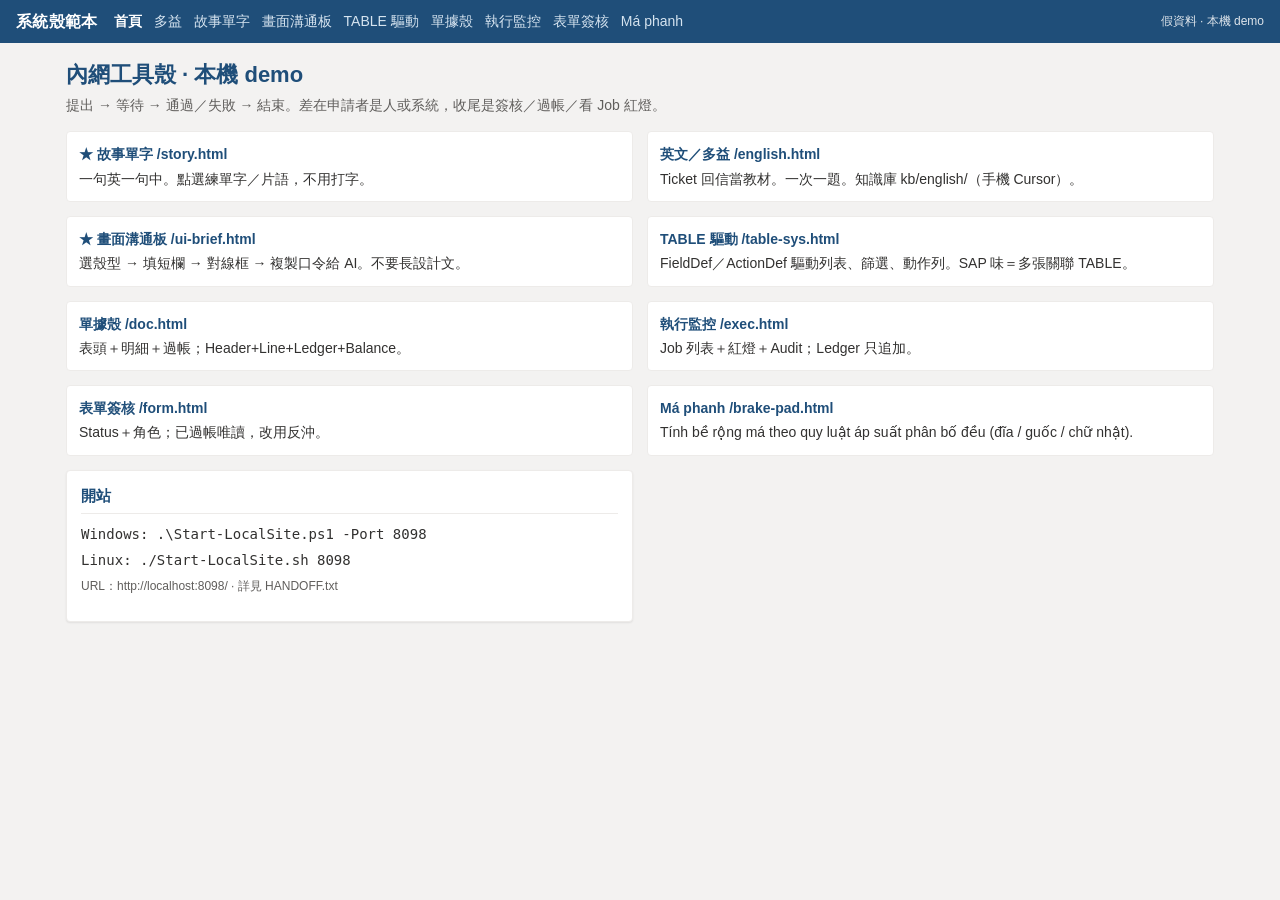
<file: iis/index.html>
<!DOCTYPE html>
<html lang="zh-Hant">
<head>
  <meta charset="UTF-8" />
  <meta name="viewport" content="width=device-width, initial-scale=1" />
  <title>系統殼範本｜首頁</title>
  <link rel="stylesheet" href="site.css" />
</head>
<body>
  <header class="app-bar">
    <div class="brand">系統殼範本</div>
    <nav>
      <a class="active" href="index.html">首頁</a>
      <a href="english.html">多益</a>
      <a href="story.html">故事單字</a>
      <a href="ui-brief.html">畫面溝通板</a>
      <a href="table-sys.html">TABLE 驅動</a>
      <a href="doc.html">單據殼</a>
      <a href="exec.html">執行監控</a>
      <a href="form.html">表單簽核</a>
      <a href="brake-pad.html">Má phanh</a>
    </nav>
    <div class="tag">假資料 · 本機 demo</div>
  </header>

  <main class="wrap">
    <h1 class="page-title">內網工具殼 · 本機 demo</h1>
    <p class="page-sub">提出 → 等待 → 通過／失敗 → 結束。差在申請者是人或系統，收尾是簽核／過帳／看 Job 紅燈。</p>

    <div class="grid-2">
      <a class="pill-link" href="story.html">
        <strong>★ 故事單字 /story.html</strong>
        一句英一句中。點選練單字／片語，不用打字。
      </a>
      <a class="pill-link" href="english.html">
        <strong>英文／多益 /english.html</strong>
        Ticket 回信當教材。一次一題。知識庫 kb/english/（手機 Cursor）。
      </a>
      <a class="pill-link" href="ui-brief.html">
        <strong>★ 畫面溝通板 /ui-brief.html</strong>
        選殼型 → 填短欄 → 對線框 → 複製口令給 AI。不要長設計文。
      </a>
      <a class="pill-link" href="table-sys.html">
        <strong>TABLE 驅動 /table-sys.html</strong>
        FieldDef／ActionDef 驅動列表、篩選、動作列。SAP 味＝多張關聯 TABLE。
      </a>
      <a class="pill-link" href="doc.html">
        <strong>單據殼 /doc.html</strong>
        表頭＋明細＋過帳；Header+Line+Ledger+Balance。
      </a>
      <a class="pill-link" href="exec.html">
        <strong>執行監控 /exec.html</strong>
        Job 列表＋紅燈＋Audit；Ledger 只追加。
      </a>
      <a class="pill-link" href="form.html">
        <strong>表單簽核 /form.html</strong>
        Status＋角色；已過帳唯讀，改用反沖。
      </a>
      <a class="pill-link" href="brake-pad.html">
        <strong>Má phanh /brake-pad.html</strong>
        Tính bề rộng má theo quy luật áp suất phân bố đều (đĩa / guốc / chữ nhật).
      </a>
      <div class="panel" style="margin:0">
        <h2>開站</h2>
        <p style="margin:0 0 6px"><code>Windows: .\Start-LocalSite.ps1 -Port 8098</code></p>
        <p style="margin:0"><code>Linux: ./Start-LocalSite.sh 8098</code></p>
        <p class="note">URL：http://localhost:8098/ · 詳見 HANDOFF.txt</p>
      </div>
    </div>
  </main>
</body>
</html>
</file>
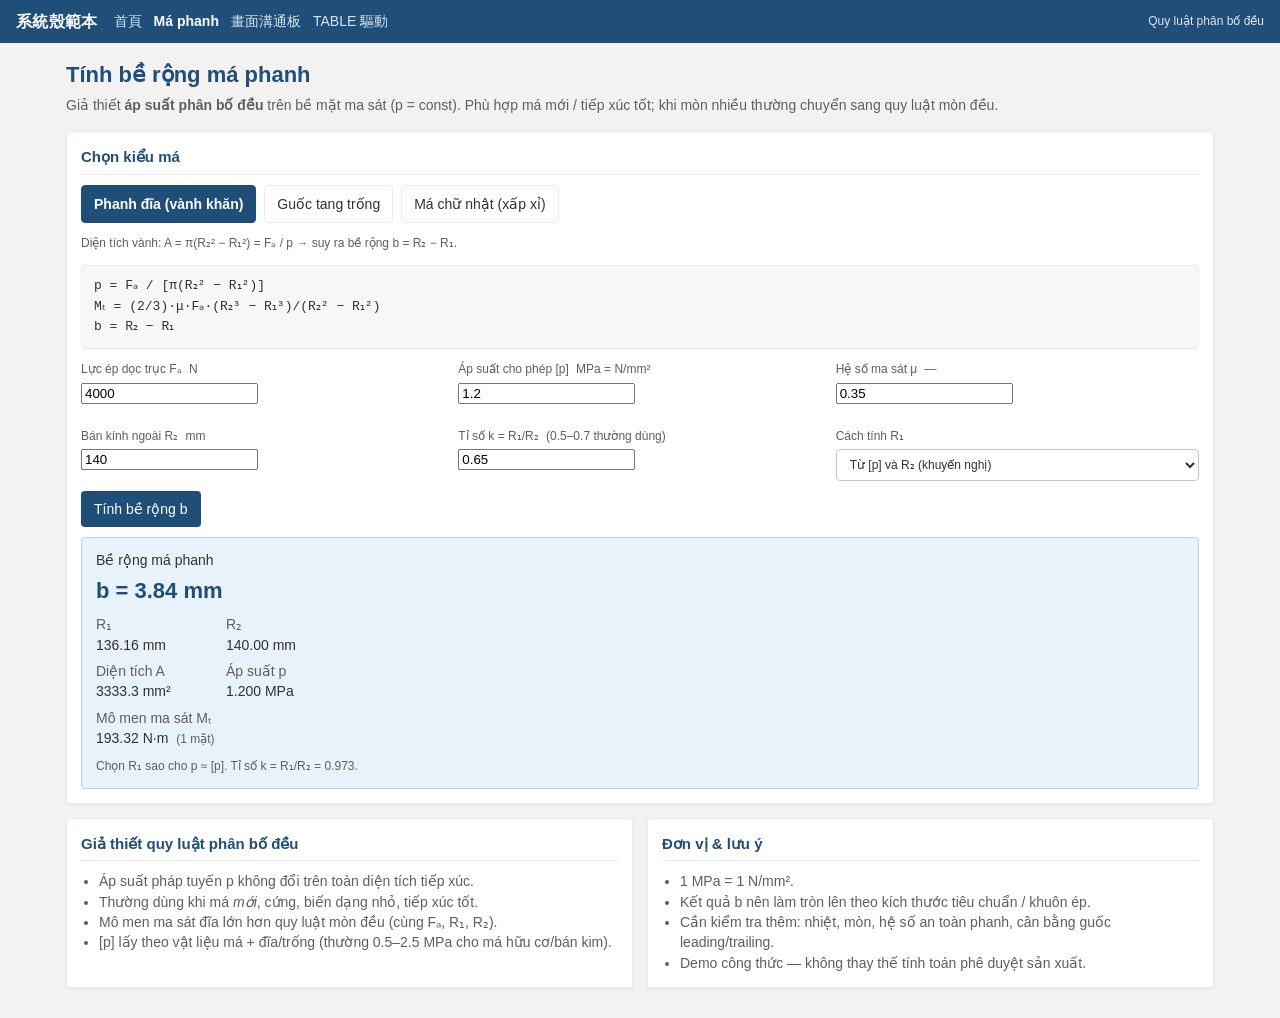
<file: iis/brake-pad.html>
<!DOCTYPE html>
<html lang="vi">
<head>
  <meta charset="UTF-8" />
  <meta name="viewport" content="width=device-width, initial-scale=1" />
  <title>Bề rộng má phanh｜phân bố đều</title>
  <link rel="stylesheet" href="site.css" />
  <style>
    .formula {
      background: #f8f7f6;
      border: 1px solid var(--line);
      border-radius: var(--radius);
      padding: 10px 12px;
      font-family: Consolas, "Courier New", monospace;
      font-size: 13px;
      line-height: 1.6;
      overflow-x: auto;
      white-space: pre-wrap;
    }
    .result-box {
      background: #e8f2fb;
      border: 1px solid #b8d4ea;
      border-radius: var(--radius);
      padding: 12px 14px;
      margin-top: 10px;
    }
    .result-box .big {
      font-size: 22px;
      font-weight: 700;
      color: var(--primary);
      margin: 4px 0 8px;
    }
    .result-box dl.kv { margin: 0; }
    .warn-text { color: var(--warn); }
    .ok-text { color: var(--ok); }
    .mode-tabs {
      display: flex;
      gap: 8px;
      flex-wrap: wrap;
      margin-bottom: 12px;
    }
    .mode-tabs button {
      border: 1px solid var(--line);
      background: #fff;
      color: var(--ink);
      padding: 8px 12px;
      border-radius: var(--radius);
      cursor: pointer;
      font: inherit;
    }
    .mode-tabs button.active {
      background: var(--primary);
      border-color: var(--primary);
      color: #fff;
      font-weight: 600;
    }
    .mode-panel { display: none; }
    .mode-panel.active { display: block; }
    .unit { color: var(--muted); font-size: 12px; margin-left: 4px; }
  </style>
</head>
<body>
  <header class="app-bar">
    <div class="brand">系統殼範本</div>
    <nav>
      <a href="index.html">首頁</a>
      <a class="active" href="brake-pad.html">Má phanh</a>
      <a href="ui-brief.html">畫面溝通板</a>
      <a href="table-sys.html">TABLE 驅動</a>
    </nav>
    <div class="tag">Quy luật phân bố đều</div>
  </header>

  <main class="wrap">
    <h1 class="page-title">Tính bề rộng má phanh</h1>
    <p class="page-sub">
      Giả thiết <strong>áp suất phân bố đều</strong> trên bề mặt ma sát
      (p = const). Phù hợp má mới / tiếp xúc tốt; khi mòn nhiều thường chuyển sang quy luật mòn đều.
    </p>

    <div class="panel">
      <h2>Chọn kiểu má</h2>
      <div class="mode-tabs" role="tablist">
        <button type="button" class="active" data-mode="disc" role="tab">Phanh đĩa (vành khăn)</button>
        <button type="button" data-mode="drum" role="tab">Guốc tang trống</button>
        <button type="button" data-mode="rect" role="tab">Má chữ nhật (xấp xỉ)</button>
      </div>

      <!-- ===== DISC ===== -->
      <div class="mode-panel active" id="panel-disc">
        <p class="note" style="margin-top:0">
          Diện tích vành: A = π(R₂² − R₁²) = Fₐ / p → suy ra bề rộng b = R₂ − R₁.
        </p>
        <div class="formula">p = Fₐ / [π(R₂² − R₁²)]
Mₜ = (2/3)·μ·Fₐ·(R₂³ − R₁³)/(R₂² − R₁²)
b = R₂ − R₁</div>
        <div class="grid-3" style="margin-top:12px">
          <label class="field">
            <span>Lực ép dọc trục Fₐ <span class="unit">N</span></span>
            <input type="number" id="d-Fa" value="4000" min="0" step="any" />
          </label>
          <label class="field">
            <span>Áp suất cho phép [p] <span class="unit">MPa = N/mm²</span></span>
            <input type="number" id="d-p" value="1.2" min="0" step="any" />
          </label>
          <label class="field">
            <span>Hệ số ma sát μ <span class="unit">—</span></span>
            <input type="number" id="d-mu" value="0.35" min="0" step="any" />
          </label>
          <label class="field">
            <span>Bán kính ngoài R₂ <span class="unit">mm</span></span>
            <input type="number" id="d-R2" value="140" min="0" step="any" />
          </label>
          <label class="field">
            <span>Tỉ số k = R₁/R₂ <span class="unit">(0.5–0.7 thường dùng)</span></span>
            <input type="number" id="d-k" value="0.65" min="0" max="0.99" step="any" />
          </label>
          <label class="field">
            <span>Cách tính R₁</span>
            <select id="d-mode">
              <option value="fromP">Từ [p] và R₂ (khuyến nghị)</option>
              <option value="fromK">Từ tỉ số k và R₂</option>
            </select>
          </label>
        </div>
        <div class="btn-row">
          <button type="button" class="primary" id="btn-disc">Tính bề rộng b</button>
        </div>
        <div class="result-box" id="out-disc" hidden></div>
      </div>

      <!-- ===== DRUM ===== -->
      <div class="mode-panel" id="panel-drum">
        <p class="note" style="margin-top:0">
          Áp suất đều trên cung má: A = b · r · θ → b = N / (p · r · θ).
        </p>
        <div class="formula">A = b · r · θ
p = N / A  ⇒  b = N / (p · r · θ)
(θ tính bằng radian; θ° = θ · 180/π)</div>
        <div class="grid-3" style="margin-top:12px">
          <label class="field">
            <span>Tổng lực pháp tuyến N <span class="unit">N</span></span>
            <input type="number" id="g-N" value="3500" min="0" step="any" />
          </label>
          <label class="field">
            <span>Áp suất cho phép [p] <span class="unit">MPa</span></span>
            <input type="number" id="g-p" value="1.0" min="0" step="any" />
          </label>
          <label class="field">
            <span>Bán kính trong trống r <span class="unit">mm</span></span>
            <input type="number" id="g-r" value="125" min="0" step="any" />
          </label>
          <label class="field">
            <span>Góc ôm má θ <span class="unit">độ</span></span>
            <input type="number" id="g-theta" value="110" min="0" max="180" step="any" />
          </label>
          <label class="field">
            <span>Hệ số ma sát μ <span class="unit">(tuỳ chọn, kiểm tra Mₜ)</span></span>
            <input type="number" id="g-mu" value="0.35" min="0" step="any" />
          </label>
        </div>
        <div class="btn-row">
          <button type="button" class="primary" id="btn-drum">Tính bề rộng b</button>
        </div>
        <div class="result-box" id="out-drum" hidden></div>
      </div>

      <!-- ===== RECT ===== -->
      <div class="mode-panel" id="panel-rect">
        <p class="note" style="margin-top:0">
          Xấp xỉ má phẳng chữ nhật: A = b · L = Fₙ / p.
        </p>
        <div class="formula">A = b · L = Fₙ / [p]
b = Fₙ / ([p] · L)</div>
        <div class="grid-3" style="margin-top:12px">
          <label class="field">
            <span>Lực pháp tuyến Fₙ <span class="unit">N</span></span>
            <input type="number" id="r-Fn" value="3000" min="0" step="any" />
          </label>
          <label class="field">
            <span>Áp suất cho phép [p] <span class="unit">MPa</span></span>
            <input type="number" id="r-p" value="1.5" min="0" step="any" />
          </label>
          <label class="field">
            <span>Chiều dài má L <span class="unit">mm</span></span>
            <input type="number" id="r-L" value="80" min="0" step="any" />
          </label>
        </div>
        <div class="btn-row">
          <button type="button" class="primary" id="btn-rect">Tính bề rộng b</button>
        </div>
        <div class="result-box" id="out-rect" hidden></div>
      </div>
    </div>

    <div class="grid-2">
      <div class="panel">
        <h2>Giả thiết quy luật phân bố đều</h2>
        <ul style="margin:0;padding-left:18px;color:var(--muted)">
          <li>Áp suất pháp tuyến p không đổi trên toàn diện tích tiếp xúc.</li>
          <li>Thường dùng khi má <em>mới</em>, cứng, biến dạng nhỏ, tiếp xúc tốt.</li>
          <li>Mô men ma sát đĩa lớn hơn quy luật mòn đều (cùng Fₐ, R₁, R₂).</li>
          <li>[p] lấy theo vật liệu má + đĩa/trống (thường 0.5–2.5 MPa cho má hữu cơ/bán kim).</li>
        </ul>
      </div>
      <div class="panel">
        <h2>Đơn vị &amp; lưu ý</h2>
        <ul style="margin:0;padding-left:18px;color:var(--muted)">
          <li>1 MPa = 1 N/mm².</li>
          <li>Kết quả b nên làm tròn lên theo kích thước tiêu chuẩn / khuôn ép.</li>
          <li>Cần kiểm tra thêm: nhiệt, mòn, hệ số an toàn phanh, cân bằng guốc leading/trailing.</li>
          <li>Demo công thức — không thay thế tính toán phê duyệt sản xuất.</li>
        </ul>
      </div>
    </div>
  </main>

  <div class="toast" id="toast"></div>

  <script>
    const $ = (id) => document.getElementById(id);
    const toast = (msg) => {
      const el = $("toast");
      el.textContent = msg;
      el.classList.add("show");
      clearTimeout(toast._t);
      toast._t = setTimeout(() => el.classList.remove("show"), 2200);
    };
    const fmt = (x, n = 2) => Number.isFinite(x) ? x.toFixed(n) : "—";

    // tabs
    document.querySelectorAll(".mode-tabs button").forEach((btn) => {
      btn.addEventListener("click", () => {
        document.querySelectorAll(".mode-tabs button").forEach((b) => b.classList.remove("active"));
        document.querySelectorAll(".mode-panel").forEach((p) => p.classList.remove("active"));
        btn.classList.add("active");
        $("panel-" + btn.dataset.mode).classList.add("active");
      });
    });

    function calcDisc() {
      const Fa = +$("d-Fa").value;
      const p = +$("d-p").value; // MPa = N/mm²
      const mu = +$("d-mu").value;
      const R2 = +$("d-R2").value;
      const k = +$("d-k").value;
      const mode = $("d-mode").value;

      if (!(Fa > 0 && p > 0 && R2 > 0 && mu >= 0)) {
        toast("Nhập Fa, [p], R₂ > 0");
        return;
      }

      let R1, note;
      if (mode === "fromK") {
        if (!(k > 0 && k < 1)) {
          toast("Tỉ số k phải trong (0, 1)");
          return;
        }
        R1 = k * R2;
        const A = Math.PI * (R2 * R2 - R1 * R1);
        const pActual = Fa / A;
        note = pActual > p
          ? `<span class="warn-text">Áp suất thực ${fmt(pActual, 3)} MPa &gt; [p] = ${fmt(p, 3)} — cần tăng diện tích / giảm Fa.</span>`
          : `<span class="ok-text">Áp suất thực ${fmt(pActual, 3)} MPa ≤ [p].</span>`;
      } else {
        // from allowable p: need A_min = Fa/p
        const Aneed = Fa / p;
        const Amax = Math.PI * R2 * R2;
        if (Aneed >= Amax) {
          $("out-disc").hidden = false;
          $("out-disc").innerHTML = `<div class="warn-text">Cần A = ${fmt(Aneed, 1)} mm² nhưng πR₂² chỉ = ${fmt(Amax, 1)} mm². Tăng R₂ hoặc giảm Fa / tăng [p].</div>`;
          return;
        }
        R1 = Math.sqrt(R2 * R2 - Aneed / Math.PI);
        if (R1 <= 0) {
          toast("R₁ không hợp lệ — kiểm tra đầu vào");
          return;
        }
        note = `Chọn R₁ sao cho p ≈ [p]. Tỉ số k = R₁/R₂ = ${fmt(R1 / R2, 3)}.`;
      }

      const b = R2 - R1;
      const A = Math.PI * (R2 * R2 - R1 * R1);
      const pAct = Fa / A;
      const Mt = (2 / 3) * mu * Fa * (Math.pow(R2, 3) - Math.pow(R1, 3)) / (R2 * R2 - R1 * R1);
      // Mt in N·mm → N·m
      const Mt_Nm = Mt / 1000;

      $("out-disc").hidden = false;
      $("out-disc").innerHTML = `
        <div>Bề rộng má phanh</div>
        <div class="big">b = ${fmt(b, 2)} mm</div>
        <dl class="kv">
          <div><dt>R₁</dt><dd>${fmt(R1, 2)} mm</dd></div>
          <div><dt>R₂</dt><dd>${fmt(R2, 2)} mm</dd></div>
          <div><dt>Diện tích A</dt><dd>${fmt(A, 1)} mm²</dd></div>
          <div><dt>Áp suất p</dt><dd>${fmt(pAct, 3)} MPa</dd></div>
          <div><dt>Mô men ma sát Mₜ</dt><dd>${fmt(Mt_Nm, 2)} N·m <span class="unit">(1 mặt)</span></dd></div>
        </dl>
        <p class="note" style="margin:10px 0 0">${note}</p>
      `;
    }

    function calcDrum() {
      const N = +$("g-N").value;
      const p = +$("g-p").value;
      const r = +$("g-r").value;
      const thetaDeg = +$("g-theta").value;
      const mu = +$("g-mu").value;

      if (!(N > 0 && p > 0 && r > 0 && thetaDeg > 0)) {
        toast("Nhập N, [p], r, θ > 0");
        return;
      }

      const theta = thetaDeg * Math.PI / 180;
      const b = N / (p * r * theta);
      const A = b * r * theta;
      // approximate friction force / moment about drum axis (uniform p, resultant at ~mid arc — rough)
      const Mt_approx = mu * N * r / 1000; // N·m, simplified F_f = μN at radius r

      $("out-drum").hidden = false;
      $("out-drum").innerHTML = `
        <div>Bề rộng má (guốc)</div>
        <div class="big">b = ${fmt(b, 2)} mm</div>
        <dl class="kv">
          <div><dt>θ</dt><dd>${fmt(thetaDeg, 1)}° = ${fmt(theta, 4)} rad</dd></div>
          <div><dt>Diện tích A</dt><dd>${fmt(A, 1)} mm²</dd></div>
          <div><dt>Áp suất p</dt><dd>${fmt(p, 3)} MPa <span class="unit">(đặt = [p])</span></dd></div>
          <div><dt>Mₜ xấp xỉ</dt><dd>${fmt(Mt_approx, 2)} N·m <span class="unit">(μ·N·r)</span></dd></div>
        </dl>
        <p class="note" style="margin:10px 0 0">
          Với guốc leading/trailing, lực N và phân bố mô men cần phân tích cân bằng guốc riêng;
          công thức trên cho bề rộng từ điều kiện áp suất trung bình đều.
        </p>
      `;
    }

    function calcRect() {
      const Fn = +$("r-Fn").value;
      const p = +$("r-p").value;
      const L = +$("r-L").value;
      if (!(Fn > 0 && p > 0 && L > 0)) {
        toast("Nhập Fₙ, [p], L > 0");
        return;
      }
      const b = Fn / (p * L);
      const A = b * L;
      $("out-rect").hidden = false;
      $("out-rect").innerHTML = `
        <div>Bề rộng má</div>
        <div class="big">b = ${fmt(b, 2)} mm</div>
        <dl class="kv">
          <div><dt>Diện tích A</dt><dd>${fmt(A, 1)} mm²</dd></div>
          <div><dt>Áp suất p</dt><dd>${fmt(p, 3)} MPa</dd></div>
        </dl>
      `;
    }

    $("btn-disc").addEventListener("click", calcDisc);
    $("btn-drum").addEventListener("click", calcDrum);
    $("btn-rect").addEventListener("click", calcRect);

    // initial
    calcDisc();
  </script>
</body>
</html>
</file>
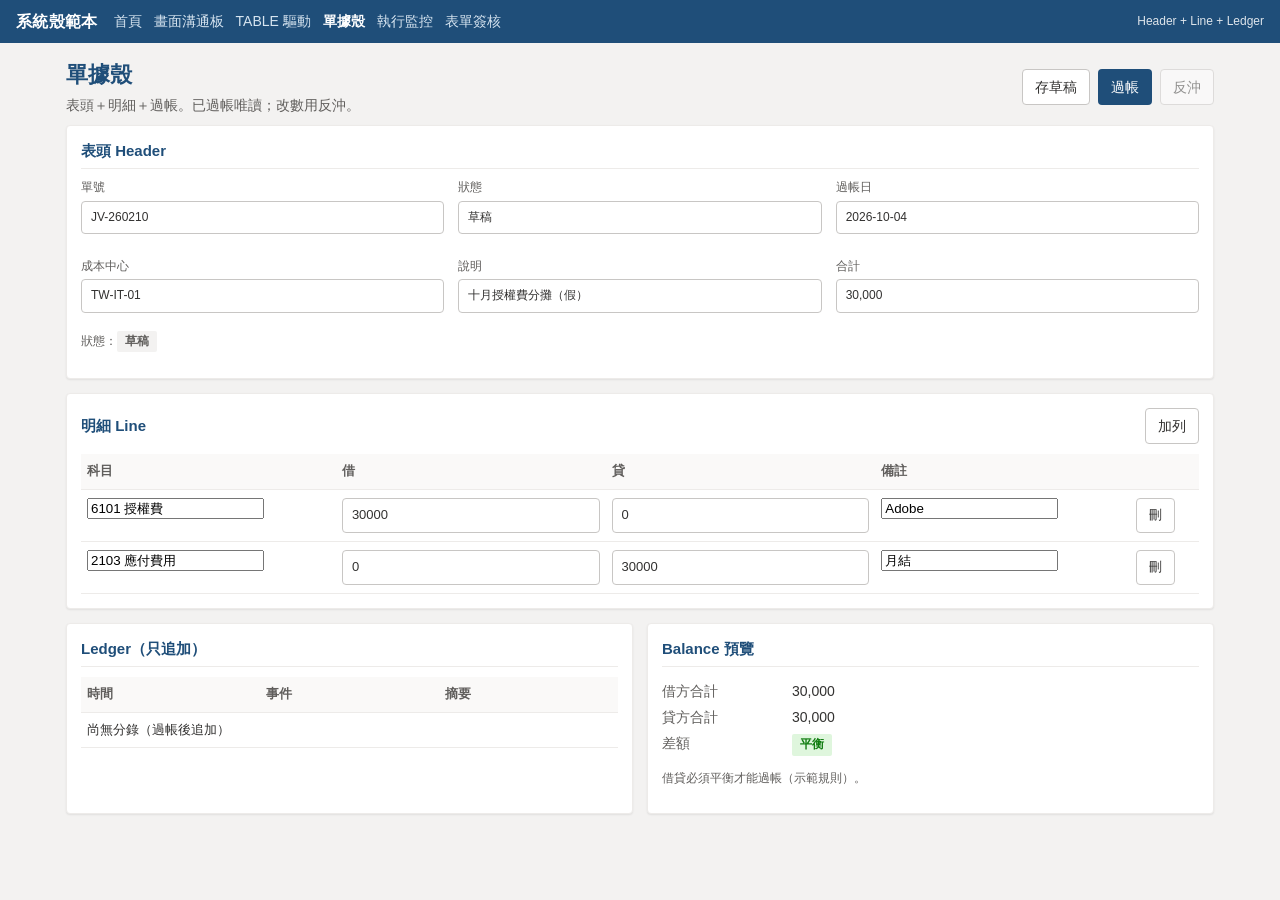
<file: iis/doc.html>
<!DOCTYPE html>
<html lang="zh-Hant">
<head>
  <meta charset="UTF-8" />
  <meta name="viewport" content="width=device-width, initial-scale=1" />
  <title>單據殼｜doc</title>
  <link rel="stylesheet" href="site.css" />
</head>
<body>
  <header class="app-bar">
    <div class="brand">系統殼範本</div>
    <nav>
      <a href="index.html">首頁</a>
      <a href="ui-brief.html">畫面溝通板</a>
      <a href="table-sys.html">TABLE 驅動</a>
      <a class="active" href="doc.html">單據殼</a>
      <a href="exec.html">執行監控</a>
      <a href="form.html">表單簽核</a>
    </nav>
    <div class="tag">Header + Line + Ledger</div>
  </header>

  <main class="wrap">
    <div class="toolbar">
      <div>
        <h1 class="page-title">單據殼</h1>
        <p class="page-sub" style="margin:0">表頭＋明細＋過帳。已過帳唯讀；改數用反沖。</p>
      </div>
      <div class="btn-row">
        <button type="button" class="secondary" id="btnSave">存草稿</button>
        <button type="button" id="btnPost">過帳</button>
        <button type="button" class="secondary" id="btnReverse" disabled>反沖</button>
      </div>
    </div>

    <div class="panel">
      <h2>表頭 Header</h2>
      <div class="grid-3" id="headerFields">
        <label class="field"><span>單號</span><input id="docNo" type="text" value="JV-260210" readonly /></label>
        <label class="field"><span>狀態</span>
          <input id="status" type="text" value="草稿" readonly />
        </label>
        <label class="field"><span>過帳日</span><input id="postDate" type="text" value="2026-10-04" /></label>
        <label class="field"><span>成本中心</span><input id="cc" type="text" value="TW-IT-01" /></label>
        <label class="field"><span>說明</span><input id="memo" type="text" value="十月授權費分攤（假）" /></label>
        <label class="field"><span>合計</span><input id="total" type="text" value="0" readonly /></label>
      </div>
      <p class="note">狀態：<span id="statusBadge" class="status muted">草稿</span></p>
    </div>

    <div class="panel">
      <div class="toolbar">
        <h2 style="margin:0;border:0;padding:0">明細 Line</h2>
        <button type="button" class="secondary" id="btnAddLine">加列</button>
      </div>
      <table class="data" id="lines"></table>
    </div>

    <div class="grid-2">
      <div class="panel">
        <h2>Ledger（只追加）</h2>
        <table class="data" id="ledger"></table>
      </div>
      <div class="panel">
        <h2>Balance 預覽</h2>
        <dl class="kv" id="balance"></dl>
        <p class="note">借貸必須平衡才能過帳（示範規則）。</p>
      </div>
    </div>
  </main>

  <div class="toast" id="toast"></div>

  <script>
    let posted = false;
    let lines = [
      { id: 1, account: "6101 授權費", dr: 30000, cr: 0, remark: "Adobe" },
      { id: 2, account: "2103 應付費用", dr: 0, cr: 30000, remark: "月結" }
    ];
    let ledger = [];

    const $ = (id) => document.getElementById(id);
    function toast(msg) {
      const el = $("toast");
      el.textContent = msg;
      el.classList.add("show");
      clearTimeout(toast._t);
      toast._t = setTimeout(() => el.classList.remove("show"), 1600);
    }

    function sums() {
      const dr = lines.reduce((s, r) => s + Number(r.dr || 0), 0);
      const cr = lines.reduce((s, r) => s + Number(r.cr || 0), 0);
      return { dr, cr, bal: dr - cr };
    }

    function setReadonly(flag) {
      posted = flag;
      ["postDate", "cc", "memo"].forEach((id) => { $(id).readOnly = flag; });
      $("btnPost").disabled = flag;
      $("btnSave").disabled = flag;
      $("btnAddLine").disabled = flag;
      $("btnReverse").disabled = !flag;
      $("status").value = flag ? "已過帳" : "草稿";
      $("statusBadge").textContent = $("status").value;
      $("statusBadge").className = "status " + (flag ? "ok" : "muted");
    }

    function render() {
      const { dr, cr, bal } = sums();
      $("total").value = dr.toLocaleString("zh-TW");
      $("lines").innerHTML = `
        <tr><th>科目</th><th>借</th><th>貸</th><th>備註</th><th></th></tr>
        ${lines.map((r) => `
          <tr>
            <td><input data-id="${r.id}" data-k="account" value="${r.account}" ${posted ? "readonly" : ""} /></td>
            <td><input data-id="${r.id}" data-k="dr" type="text" value="${r.dr}" ${posted ? "readonly" : ""} /></td>
            <td><input data-id="${r.id}" data-k="cr" type="text" value="${r.cr}" ${posted ? "readonly" : ""} /></td>
            <td><input data-id="${r.id}" data-k="remark" value="${r.remark}" ${posted ? "readonly" : ""} /></td>
            <td>${posted ? "" : `<button type="button" class="secondary" data-del="${r.id}">刪</button>`}</td>
          </tr>
        `).join("")}
      `;
      $("balance").innerHTML = `
        <dt>借方合計</dt><dd>${dr.toLocaleString("zh-TW")}</dd>
        <dt>貸方合計</dt><dd>${cr.toLocaleString("zh-TW")}</dd>
        <dt>差額</dt><dd>${bal === 0 ? '<span class="status ok">平衡</span>' : `<span class="status err">${bal}</span>`}</dd>
      `;
      $("ledger").innerHTML = `
        <tr><th>時間</th><th>事件</th><th>摘要</th></tr>
        ${ledger.length ? ledger.map((x) => `<tr><td>${x.at}</td><td>${x.event}</td><td>${x.summary}</td></tr>`).join("") : `<tr><td colspan="3">尚無分錄（過帳後追加）</td></tr>`}
      `;
    }

    $("lines").addEventListener("input", (e) => {
      const inp = e.target.closest("input[data-id]");
      if (!inp || posted) return;
      const row = lines.find((r) => r.id === Number(inp.dataset.id));
      if (!row) return;
      const k = inp.dataset.k;
      row[k] = (k === "dr" || k === "cr") ? Number(inp.value || 0) : inp.value;
      render();
    });

    $("lines").addEventListener("click", (e) => {
      const btn = e.target.closest("[data-del]");
      if (!btn || posted) return;
      lines = lines.filter((r) => r.id !== Number(btn.dataset.del));
      render();
    });

    $("btnAddLine").addEventListener("click", () => {
      if (posted) return;
      const id = Math.max(0, ...lines.map((r) => r.id)) + 1;
      lines.push({ id, account: "", dr: 0, cr: 0, remark: "" });
      render();
    });

    $("btnSave").addEventListener("click", () => {
      if (posted) return;
      ledger.unshift({ at: "剛剛", event: "SAVE", summary: "草稿已存（假）" });
      toast("草稿已存");
      render();
    });

    $("btnPost").addEventListener("click", () => {
      const { bal, dr } = sums();
      if (bal !== 0) { toast("借貸不平衡，無法過帳"); return; }
      setReadonly(true);
      ledger.unshift({ at: "剛剛", event: "POST", summary: `過帳成功，金額 ${dr}` });
      toast("已過帳（Ledger 追加）");
      render();
    });

    $("btnReverse").addEventListener("click", () => {
      if (!posted) return;
      $("docNo").value = $("docNo").value.replace(/-R$/, "") + "-R";
      lines = lines.map((r, i) => ({ ...r, id: i + 1, dr: r.cr, cr: r.dr, remark: "反沖:" + r.remark }));
      setReadonly(false);
      ledger.unshift({ at: "剛剛", event: "REVERSE", summary: "建立反沖草稿（原單保留唯讀意涵）" });
      toast("已開反沖草稿");
      render();
    });

    render();
  </script>
</body>
</html>
</file>
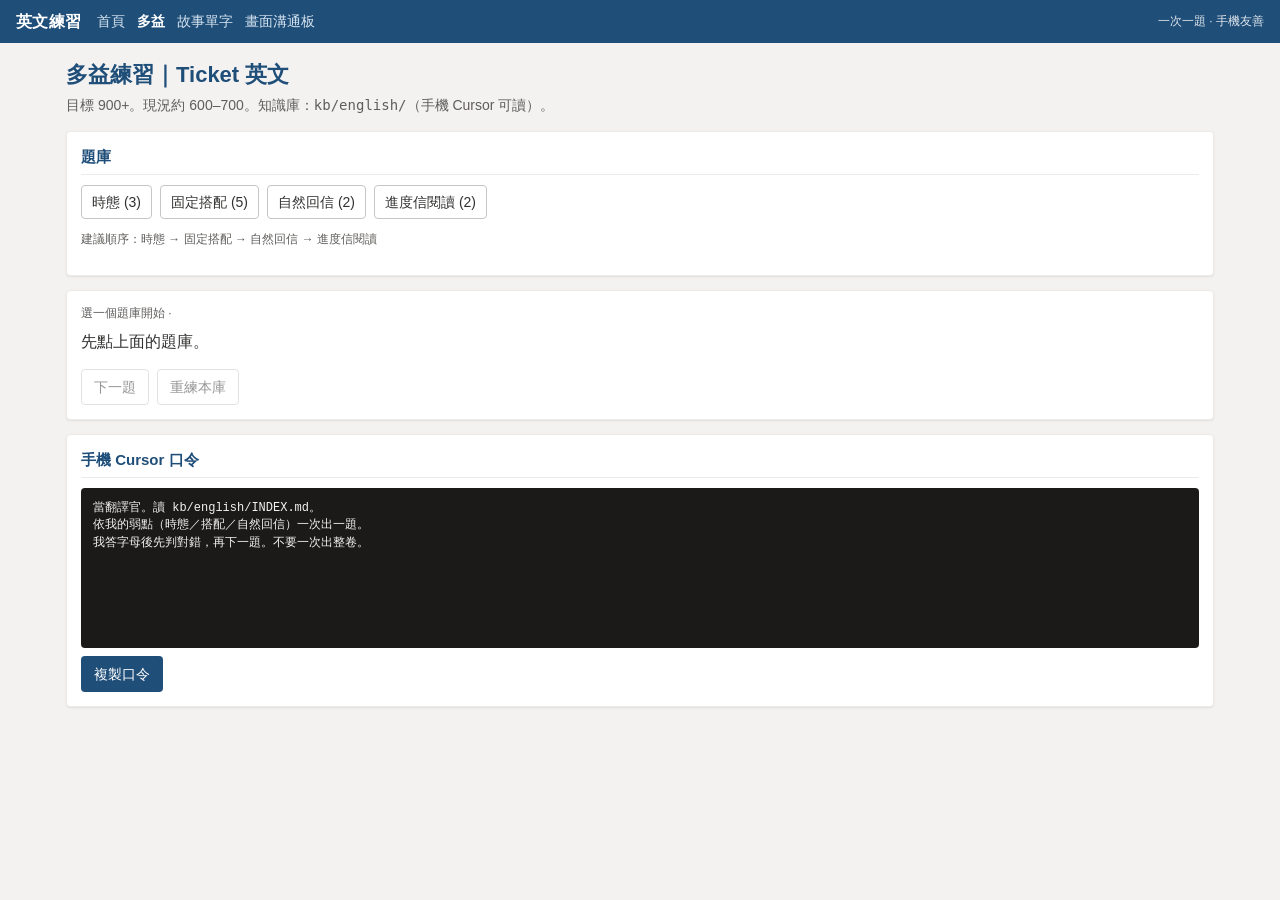
<file: iis/english.html>
<!DOCTYPE html>
<html lang="zh-Hant">
<head>
  <meta charset="UTF-8" />
  <meta name="viewport" content="width=device-width, initial-scale=1" />
  <title>英文｜多益練習</title>
  <link rel="stylesheet" href="site.css" />
  <style>
    .deck-row { display:flex; gap:8px; flex-wrap:wrap; margin-bottom:12px; }
    .q-box { font-size:16px; line-height:1.55; margin:0 0 14px; white-space:pre-wrap; }
    .choice {
      display:block; width:100%; text-align:left; margin:0 0 8px;
      padding:12px 14px; background:#fff; color:var(--ink);
      border:1px solid #c8c6c4; border-radius:var(--radius);
    }
    .choice:hover { border-color:var(--primary); background:#f8fafc; }
    .choice.ok { border-color:var(--ok); background:#dff6dd; }
    .choice.bad { border-color:var(--err); background:#fde7e9; }
    .choice:disabled { cursor:default; opacity:1; }
    .meta-line { color:var(--muted); font-size:12px; margin-bottom:8px; }
    .why { margin-top:10px; padding:10px; background:#e8f1f8; border-radius:var(--radius); }
    .score { font-weight:600; color:var(--primary); }
    @media (max-width:600px) {
      .q-box { font-size:15px; }
      .choice { padding:14px 12px; font-size:15px; }
    }
  </style>
</head>
<body>
  <header class="app-bar">
    <div class="brand">英文練習</div>
    <nav>
      <a href="index.html">首頁</a>
      <a class="active" href="english.html">多益</a>
      <a href="story.html">故事單字</a>
      <a href="ui-brief.html">畫面溝通板</a>
    </nav>
    <div class="tag">一次一題 · 手機友善</div>
  </header>

  <main class="wrap">
    <h1 class="page-title">多益練習｜Ticket 英文</h1>
    <p class="page-sub">目標 900+。現況約 600–700。知識庫：<code>kb/english/</code>（手機 Cursor 可讀）。</p>

    <div class="panel">
      <h2>題庫</h2>
      <div id="decks" class="deck-row"></div>
      <p class="note">建議順序：時態 → 固定搭配 → 自然回信 → 進度信閱讀</p>
    </div>

    <div class="panel" id="quiz-panel">
      <div class="meta-line"><span id="progress">選一個題庫開始</span> · <span class="score" id="score"></span></div>
      <div id="question" class="q-box">先點上面的題庫。</div>
      <div id="choices"></div>
      <div id="why" class="why" hidden></div>
      <div class="btn-row" style="margin-top:12px">
        <button type="button" class="secondary" id="btn-next" disabled>下一題</button>
        <button type="button" class="secondary" id="btn-restart" disabled>重練本庫</button>
      </div>
    </div>

    <div class="panel">
      <h2>手機 Cursor 口令</h2>
      <pre class="prompt-box" id="prompt">當翻譯官。讀 kb/english/INDEX.md。
依我的弱點（時態／搭配／自然回信）一次出一題。
我答字母後先判對錯，再下一題。不要一次出整卷。</pre>
      <div class="btn-row" style="margin-top:8px">
        <button type="button" id="btn-copy">複製口令</button>
      </div>
    </div>
  </main>

  <div class="toast" id="toast"></div>
  <script>
  (function () {
    var state = { deckId: null, idx: 0, answered: false, correct: 0, total: 0, data: null };
    var el = {
      decks: document.getElementById("decks"),
      progress: document.getElementById("progress"),
      score: document.getElementById("score"),
      question: document.getElementById("question"),
      choices: document.getElementById("choices"),
      why: document.getElementById("why"),
      next: document.getElementById("btn-next"),
      restart: document.getElementById("btn-restart"),
      toast: document.getElementById("toast")
    };

    function toast(msg) {
      el.toast.textContent = msg;
      el.toast.classList.add("show");
      setTimeout(function () { el.toast.classList.remove("show"); }, 1600);
    }

    function currentDeck() {
      if (!state.data) return null;
      for (var i = 0; i < state.data.decks.length; i++) {
        if (state.data.decks[i].id === state.deckId) return state.data.decks[i];
      }
      return null;
    }

    function renderDecks() {
      el.decks.innerHTML = "";
      state.data.decks.forEach(function (d) {
        var b = document.createElement("button");
        b.type = "button";
        b.className = "chip" + (state.deckId === d.id ? " active" : "");
        b.textContent = d.title + " (" + d.items.length + ")";
        b.onclick = function () { startDeck(d.id); };
        el.decks.appendChild(b);
      });
    }

    function startDeck(id) {
      state.deckId = id;
      state.idx = 0;
      state.answered = false;
      state.correct = 0;
      state.total = 0;
      el.restart.disabled = false;
      renderDecks();
      showItem();
    }

    function showItem() {
      var deck = currentDeck();
      if (!deck) return;
      if (state.idx >= deck.items.length) {
        el.progress.textContent = deck.title + " 完成";
        el.question.textContent = "本庫結束。對 " + state.correct + " / " + state.total;
        el.choices.innerHTML = "";
        el.why.hidden = true;
        el.next.disabled = true;
        el.score.textContent = "";
        return;
      }
      var item = deck.items[state.idx];
      state.answered = false;
      el.progress.textContent = deck.title + " · " + (state.idx + 1) + " / " + deck.items.length;
      el.score.textContent = state.total ? ("累計 " + state.correct + "/" + state.total) : "";
      el.question.textContent = item.q;
      el.why.hidden = true;
      el.next.disabled = true;
      el.choices.innerHTML = "";
      item.choices.forEach(function (text, i) {
        var b = document.createElement("button");
        b.type = "button";
        b.className = "choice";
        b.textContent = String.fromCharCode(65 + i) + ") " + text;
        b.onclick = function () { answer(i); };
        el.choices.appendChild(b);
      });
    }

    function answer(i) {
      if (state.answered) return;
      state.answered = true;
      var item = currentDeck().items[state.idx];
      state.total += 1;
      var buttons = el.choices.querySelectorAll(".choice");
      for (var n = 0; n < buttons.length; n++) {
        buttons[n].disabled = true;
        if (n === item.answer) buttons[n].classList.add("ok");
        if (n === i && i !== item.answer) buttons[n].classList.add("bad");
      }
      if (i === item.answer) {
        state.correct += 1;
        toast("對");
      } else {
        toast("錯");
      }
      el.why.hidden = false;
      el.why.textContent = item.why;
      el.score.textContent = "累計 " + state.correct + "/" + state.total;
      el.next.disabled = false;
    }

    el.next.onclick = function () {
      state.idx += 1;
      showItem();
    };
    el.restart.onclick = function () {
      if (state.deckId) startDeck(state.deckId);
    };
    document.getElementById("btn-copy").onclick = function () {
      var t = document.getElementById("prompt").textContent;
      if (navigator.clipboard && navigator.clipboard.writeText) {
        navigator.clipboard.writeText(t).then(function () { toast("已複製"); }).catch(function () { toast("請手動複製"); });
      } else {
        toast("請手動複製");
      }
    };

    fetch("kb/english-drills.json?v=1")
      .then(function (r) { return r.json(); })
      .then(function (data) {
        state.data = data;
        renderDecks();
      })
      .catch(function () {
        el.question.textContent = "題庫載入失敗。請確認 kb/english-drills.json 已上線。";
      });
  })();
  </script>
</body>
</html>
</file>
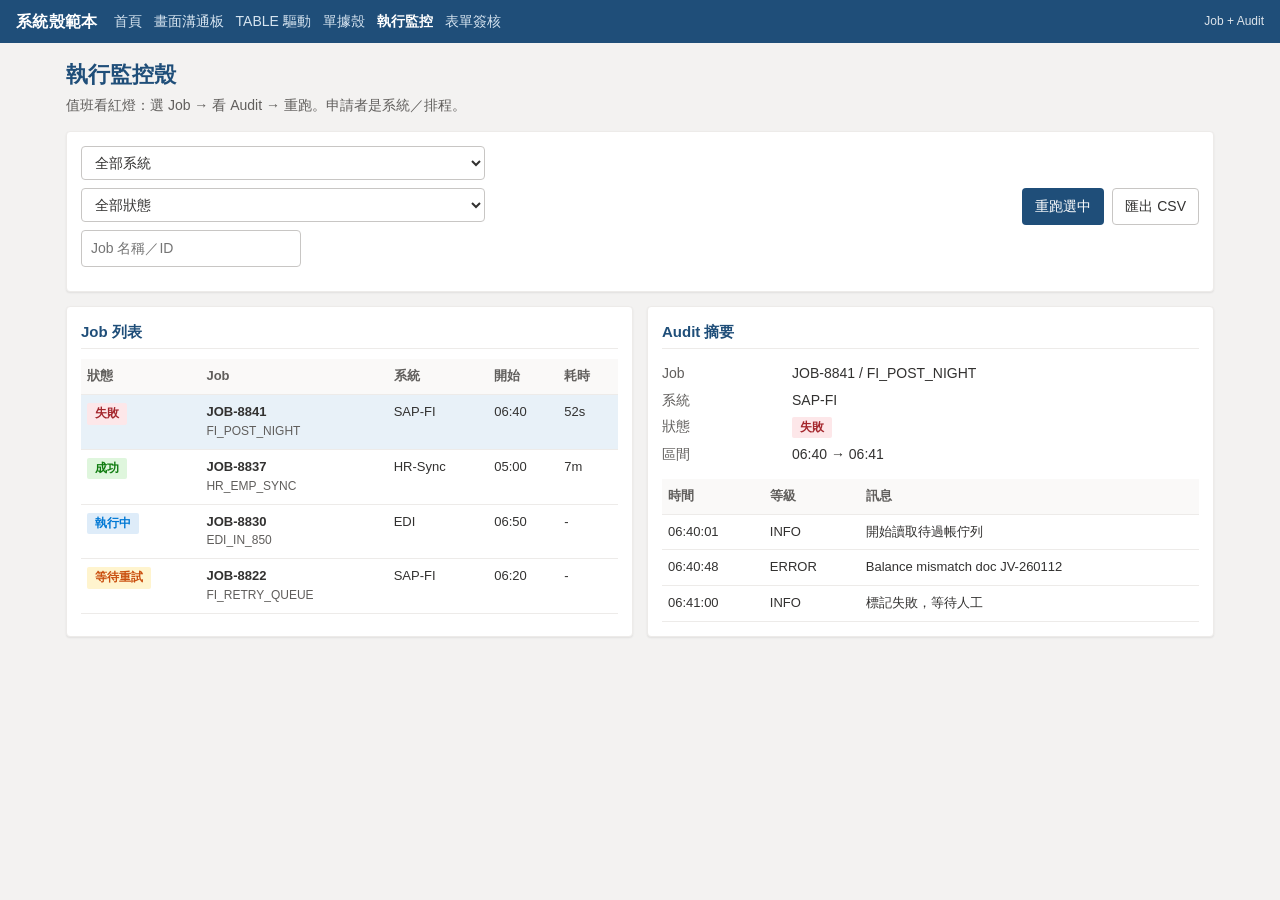
<file: iis/exec.html>
<!DOCTYPE html>
<html lang="zh-Hant">
<head>
  <meta charset="UTF-8" />
  <meta name="viewport" content="width=device-width, initial-scale=1" />
  <title>執行監控｜exec</title>
  <link rel="stylesheet" href="site.css" />
</head>
<body>
  <header class="app-bar">
    <div class="brand">系統殼範本</div>
    <nav>
      <a href="index.html">首頁</a>
      <a href="ui-brief.html">畫面溝通板</a>
      <a href="table-sys.html">TABLE 驅動</a>
      <a href="doc.html">單據殼</a>
      <a class="active" href="exec.html">執行監控</a>
      <a href="form.html">表單簽核</a>
    </nav>
    <div class="tag">Job + Audit</div>
  </header>

  <main class="wrap">
    <h1 class="page-title">執行監控殼</h1>
    <p class="page-sub">值班看紅燈：選 Job → 看 Audit → 重跑。申請者是系統／排程。</p>

    <div class="panel">
      <div class="toolbar">
        <div class="btn-row">
          <select id="sys">
            <option value="">全部系統</option>
            <option>SAP-FI</option>
            <option>HR-Sync</option>
            <option>EDI</option>
          </select>
          <select id="st">
            <option value="">全部狀態</option>
            <option>失敗</option>
            <option>執行中</option>
            <option>成功</option>
            <option>等待重試</option>
          </select>
          <input id="q" type="search" placeholder="Job 名稱／ID" style="max-width:220px" />
        </div>
        <div class="btn-row">
          <button type="button" id="btnRetry">重跑選中</button>
          <button type="button" class="secondary" id="btnExport">匯出 CSV</button>
        </div>
      </div>
    </div>

    <div class="grid-2">
      <div class="panel">
        <h2>Job 列表</h2>
        <table class="data" id="jobs"></table>
      </div>
      <div class="panel">
        <h2>Audit 摘要</h2>
        <dl class="kv" id="meta"></dl>
        <table class="data" id="audit" style="margin-top:10px"></table>
      </div>
    </div>
  </main>

  <div class="toast" id="toast"></div>

  <script>
    let jobs = [
      { id: "JOB-8841", name: "FI_POST_NIGHT", sys: "SAP-FI", status: "失敗", start: "06:40", end: "06:41", dur: "52s", audit: [
        { t: "06:40:01", lv: "INFO", msg: "開始讀取待過帳佇列" },
        { t: "06:40:48", lv: "ERROR", msg: "Balance mismatch doc JV-260112" },
        { t: "06:41:00", lv: "INFO", msg: "標記失敗，等待人工" }
      ]},
      { id: "JOB-8837", name: "HR_EMP_SYNC", sys: "HR-Sync", status: "成功", start: "05:00", end: "05:07", dur: "7m", audit: [
        { t: "05:00:01", lv: "INFO", msg: "拉取 128 筆" },
        { t: "05:07:12", lv: "INFO", msg: "寫入完成" }
      ]},
      { id: "JOB-8830", name: "EDI_IN_850", sys: "EDI", status: "執行中", start: "06:50", end: "-", dur: "-", audit: [
        { t: "06:50:00", lv: "INFO", msg: "解析中…" }
      ]},
      { id: "JOB-8822", name: "FI_RETRY_QUEUE", sys: "SAP-FI", status: "等待重試", start: "06:20", end: "-", dur: "-", audit: [
        { t: "06:20:00", lv: "WARN", msg: "第 2/3 次重試排程於 07:00" }
      ]}
    ];
    let selected = "JOB-8841";

    const $ = (id) => document.getElementById(id);
    function toast(msg) {
      const el = $("toast");
      el.textContent = msg;
      el.classList.add("show");
      clearTimeout(toast._t);
      toast._t = setTimeout(() => el.classList.remove("show"), 1500);
    }

    function badge(st) {
      const map = { "失敗": "err", "成功": "ok", "執行中": "info", "等待重試": "warn" };
      return `<span class="status ${map[st] || "muted"}">${st}</span>`;
    }

    function filtered() {
      const sys = $("sys").value;
      const st = $("st").value;
      const q = $("q").value.trim();
      return jobs.filter((j) => {
        if (sys && j.sys !== sys) return false;
        if (st && j.status !== st) return false;
        if (q && !`${j.id}${j.name}`.includes(q)) return false;
        return true;
      });
    }

    function render() {
      const list = filtered();
      if (!list.find((j) => j.id === selected) && list[0]) selected = list[0].id;
      $("jobs").innerHTML = `
        <tr><th>狀態</th><th>Job</th><th>系統</th><th>開始</th><th>耗時</th></tr>
        ${list.map((j) => `
          <tr data-id="${j.id}" style="${j.id === selected ? "background:#e8f1f8" : ""}">
            <td>${badge(j.status)}</td>
            <td><strong>${j.id}</strong><br /><span class="note" style="margin:0">${j.name}</span></td>
            <td>${j.sys}</td>
            <td>${j.start}</td>
            <td>${j.dur}</td>
          </tr>
        `).join("") || `<tr><td colspan="5">無資料</td></tr>`}
      `;
      const job = jobs.find((j) => j.id === selected);
      if (!job) return;
      $("meta").innerHTML = `
        <dt>Job</dt><dd>${job.id} / ${job.name}</dd>
        <dt>系統</dt><dd>${job.sys}</dd>
        <dt>狀態</dt><dd>${badge(job.status)}</dd>
        <dt>區間</dt><dd>${job.start} → ${job.end}</dd>
      `;
      $("audit").innerHTML = `
        <tr><th>時間</th><th>等級</th><th>訊息</th></tr>
        ${job.audit.map((a) => `<tr><td>${a.t}</td><td>${a.lv}</td><td>${a.msg}</td></tr>`).join("")}
      `;
    }

    $("jobs").addEventListener("click", (e) => {
      const tr = e.target.closest("tr[data-id]");
      if (!tr) return;
      selected = tr.dataset.id;
      render();
    });

    ["sys", "st", "q"].forEach((id) => $(id).addEventListener("input", render));
    $("st").addEventListener("change", render);
    $("sys").addEventListener("change", render);

    $("btnRetry").addEventListener("click", () => {
      const job = jobs.find((j) => j.id === selected);
      if (!job) return;
      job.status = "執行中";
      job.start = "剛剛";
      job.end = "-";
      job.dur = "-";
      job.audit = [{ t: "剛剛", lv: "INFO", msg: "人工重跑已送出（假）" }, ...job.audit];
      toast(`已重跑 ${job.id}`);
      render();
    });

    $("btnExport").addEventListener("click", () => {
      const lines = ["id,name,sys,status,start,dur"].concat(
        filtered().map((j) => [j.id, j.name, j.sys, j.status, j.start, j.dur].join(","))
      );
      const blob = new Blob([lines.join("\n")], { type: "text/csv;charset=utf-8" });
      const a = document.createElement("a");
      a.href = URL.createObjectURL(blob);
      a.download = "jobs-demo.csv";
      a.click();
      toast("已匯出 CSV（假資料）");
    });

    render();
  </script>
</body>
</html>
</file>
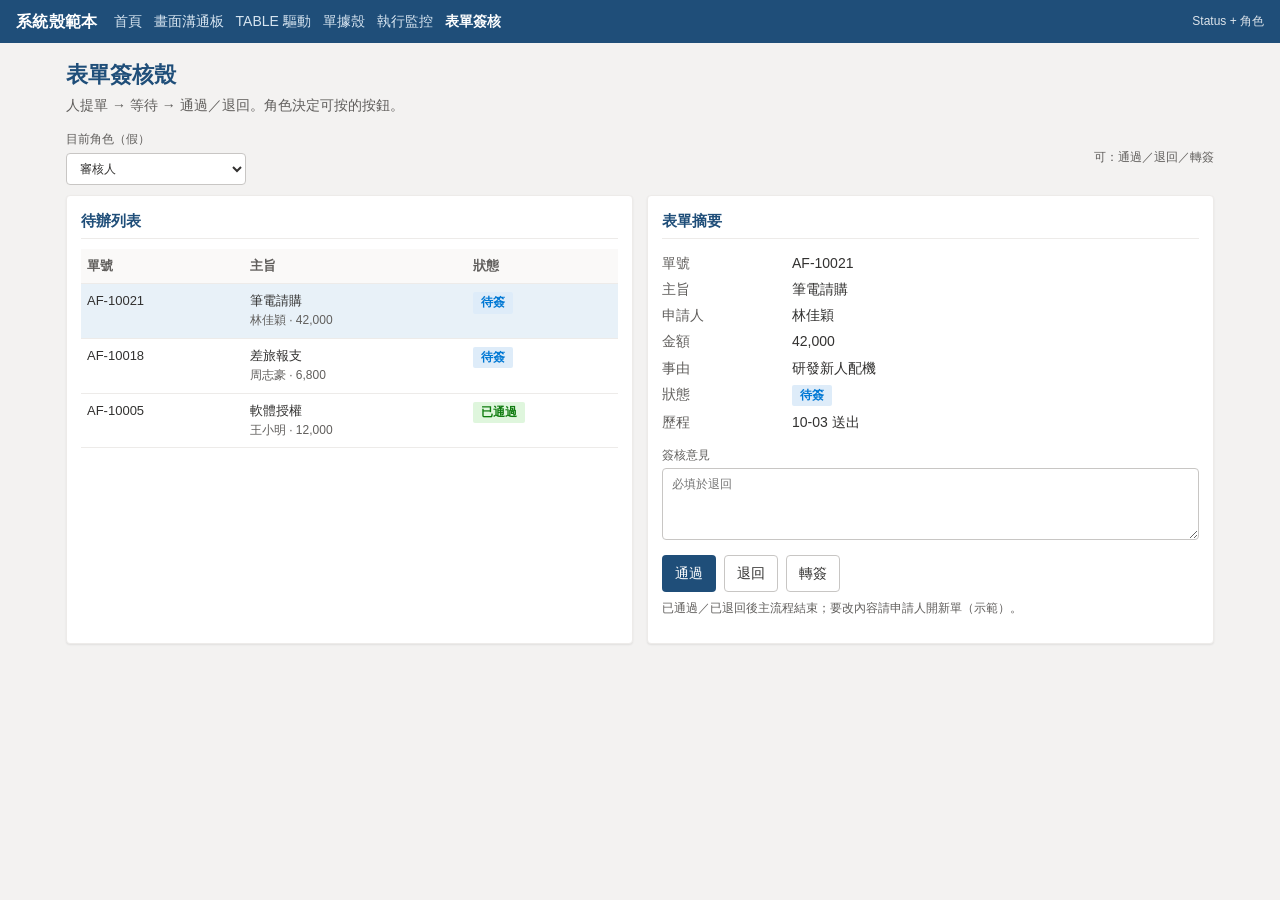
<file: iis/form.html>
<!DOCTYPE html>
<html lang="zh-Hant">
<head>
  <meta charset="UTF-8" />
  <meta name="viewport" content="width=device-width, initial-scale=1" />
  <title>表單簽核｜form</title>
  <link rel="stylesheet" href="site.css" />
</head>
<body>
  <header class="app-bar">
    <div class="brand">系統殼範本</div>
    <nav>
      <a href="index.html">首頁</a>
      <a href="ui-brief.html">畫面溝通板</a>
      <a href="table-sys.html">TABLE 驅動</a>
      <a href="doc.html">單據殼</a>
      <a href="exec.html">執行監控</a>
      <a class="active" href="form.html">表單簽核</a>
    </nav>
    <div class="tag">Status + 角色</div>
  </header>

  <main class="wrap">
    <h1 class="page-title">表單簽核殼</h1>
    <p class="page-sub">人提單 → 等待 → 通過／退回。角色決定可按的按鈕。</p>

    <div class="toolbar">
      <label class="field" style="margin:0;min-width:180px">
        <span>目前角色（假）</span>
        <select id="role">
          <option value="approver">審核人</option>
          <option value="applicant">申請人</option>
          <option value="viewer">唯讀</option>
        </select>
      </label>
      <span class="note" id="roleHint" style="margin:0"></span>
    </div>

    <div class="grid-2">
      <div class="panel">
        <h2>待辦列表</h2>
        <table class="data" id="list"></table>
      </div>
      <div class="panel">
        <h2>表單摘要</h2>
        <dl class="kv" id="detail"></dl>
        <label class="field" style="margin-top:12px">
          <span>簽核意見</span>
          <textarea id="comment" placeholder="必填於退回"></textarea>
        </label>
        <div class="btn-row" id="actions"></div>
        <p class="note">已通過／已退回後主流程結束；要改內容請申請人開新單（示範）。</p>
      </div>
    </div>
  </main>

  <div class="toast" id="toast"></div>

  <script>
    let items = [
      { id: "AF-10021", title: "筆電請購", applicant: "林佳穎", amount: 42000, status: "待簽", reason: "研發新人配機", history: ["10-03 送出"] },
      { id: "AF-10018", title: "差旅報支", applicant: "周志豪", amount: 6800, status: "待簽", reason: "高雄客戶訪視", history: ["10-02 送出"] },
      { id: "AF-10005", title: "軟體授權", applicant: "王小明", amount: 12000, status: "已通過", reason: "設計工具續約", history: ["09-28 送出", "09-29 通過"] }
    ];
    let selected = "AF-10021";
    let role = "approver";

    const $ = (id) => document.getElementById(id);
    function toast(msg) {
      const el = $("toast");
      el.textContent = msg;
      el.classList.add("show");
      clearTimeout(toast._t);
      toast._t = setTimeout(() => el.classList.remove("show"), 1500);
    }

    function badge(st) {
      const map = { "待簽": "info", "已通過": "ok", "已退回": "err", "草稿": "muted" };
      return `<span class="status ${map[st] || "muted"}">${st}</span>`;
    }

    function render() {
      role = $("role").value;
      const hints = {
        approver: "可：通過／退回／轉簽",
        applicant: "可：撤回（待簽時）",
        viewer: "僅檢視"
      };
      $("roleHint").textContent = hints[role];

      $("list").innerHTML = `
        <tr><th>單號</th><th>主旨</th><th>狀態</th></tr>
        ${items.map((x) => `
          <tr data-id="${x.id}" style="${x.id === selected ? "background:#e8f1f8" : ""}">
            <td>${x.id}</td>
            <td>${x.title}<br /><span class="note" style="margin:0">${x.applicant} · ${x.amount.toLocaleString("zh-TW")}</span></td>
            <td>${badge(x.status)}</td>
          </tr>
        `).join("")}
      `;

      const it = items.find((x) => x.id === selected);
      if (!it) return;
      $("detail").innerHTML = `
        <dt>單號</dt><dd>${it.id}</dd>
        <dt>主旨</dt><dd>${it.title}</dd>
        <dt>申請人</dt><dd>${it.applicant}</dd>
        <dt>金額</dt><dd>${it.amount.toLocaleString("zh-TW")}</dd>
        <dt>事由</dt><dd>${it.reason}</dd>
        <dt>狀態</dt><dd>${badge(it.status)}</dd>
        <dt>歷程</dt><dd>${it.history.join(" → ")}</dd>
      `;

      const btns = [];
      if (role === "approver" && it.status === "待簽") {
        btns.push(`<button type="button" data-act="pass">通過</button>`);
        btns.push(`<button type="button" class="secondary" data-act="reject">退回</button>`);
        btns.push(`<button type="button" class="secondary" data-act="transfer">轉簽</button>`);
      } else if (role === "applicant" && it.status === "待簽") {
        btns.push(`<button type="button" class="secondary" data-act="withdraw">撤回</button>`);
      } else {
        btns.push(`<button type="button" class="secondary" disabled>無可用動作</button>`);
      }
      $("actions").innerHTML = btns.join("");
    }

    $("list").addEventListener("click", (e) => {
      const tr = e.target.closest("tr[data-id]");
      if (!tr) return;
      selected = tr.dataset.id;
      $("comment").value = "";
      render();
    });

    $("role").addEventListener("change", render);

    $("actions").addEventListener("click", (e) => {
      const btn = e.target.closest("[data-act]");
      if (!btn) return;
      const it = items.find((x) => x.id === selected);
      if (!it) return;
      const act = btn.dataset.act;
      const c = $("comment").value.trim();
      if (act === "pass") {
        it.status = "已通過";
        it.history.push("剛剛 通過" + (c ? `（${c}）` : ""));
        toast("已通過");
      } else if (act === "reject") {
        if (!c) { toast("退回請填意見"); return; }
        it.status = "已退回";
        it.history.push(`剛剛 退回（${c}）`);
        toast("已退回");
      } else if (act === "transfer") {
        it.history.push("剛剛 轉簽（示範）");
        toast("已轉簽（假）");
      } else if (act === "withdraw") {
        it.status = "草稿";
        it.history.push("剛剛 撤回");
        toast("已撤回成草稿");
      }
      render();
    });

    render();
  </script>
</body>
</html>
</file>
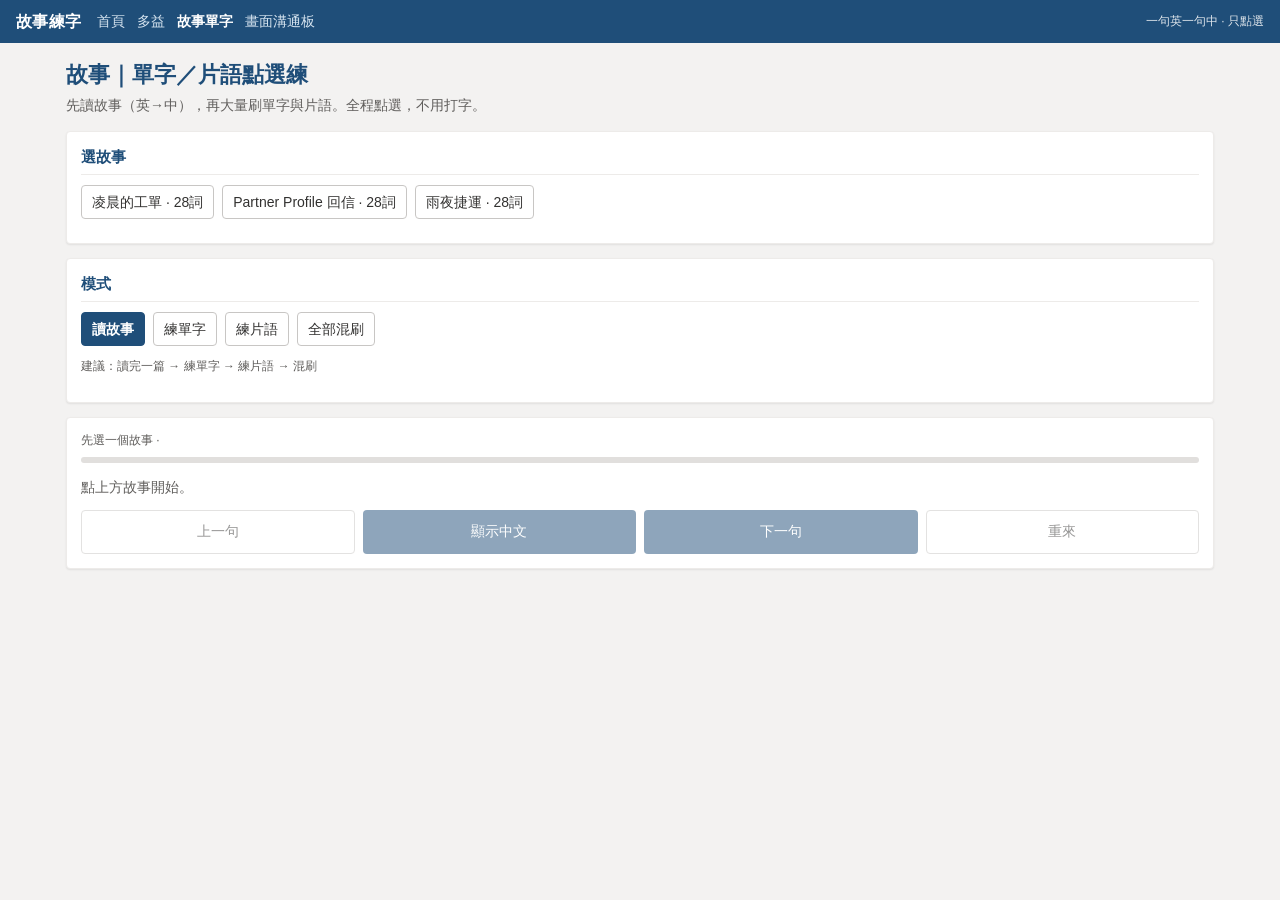
<file: iis/story.html>
<!DOCTYPE html>
<html lang="zh-Hant">
<head>
  <meta charset="UTF-8" />
  <meta name="viewport" content="width=device-width, initial-scale=1" />
  <title>英文｜故事單字片語</title>
  <link rel="stylesheet" href="site.css" />
  <style>
    .story-row { display:flex; gap:8px; flex-wrap:wrap; margin-bottom:10px; }
    .mode-row { display:flex; gap:8px; flex-wrap:wrap; margin-bottom:12px; }
    .mode-row .chip.active { background:var(--primary); color:#fff; border-color:var(--primary); }
    .pair { margin:0 0 14px; }
    .en-line {
      font-size:20px; line-height:1.5; margin:0 0 10px; color:var(--ink);
      font-weight:600;
    }
    .zh-line {
      font-size:17px; line-height:1.5; margin:0; color:var(--primary);
      padding:10px 12px; background:#e8f1f8; border-radius:var(--radius);
    }
    .zh-line.hidden-zh { color:transparent; user-select:none; }
    .zh-line.hidden-zh::after {
      content:"點這裡顯示中文";
      color:var(--muted); font-weight:400; font-size:15px;
    }
    .tap-card {
      display:block; width:100%; text-align:left; margin:0 0 8px;
      padding:14px 14px; background:#fff; color:var(--ink);
      border:1px solid #c8c6c4; border-radius:var(--radius);
      font-size:16px;
    }
    .tap-card:hover { border-color:var(--primary); background:#f8fafc; }
    .tap-card.ok { border-color:var(--ok); background:#dff6dd; }
    .tap-card.bad { border-color:var(--err); background:#fde7e9; }
    .tap-card:disabled { cursor:default; opacity:1; }
    .prompt-en {
      font-size:28px; font-weight:700; color:var(--primary);
      margin:4px 0 8px; word-break:break-word;
    }
    .prompt-zh {
      font-size:22px; font-weight:700; color:var(--ink);
      margin:4px 0 8px;
    }
    .hint { color:var(--muted); font-size:13px; margin:0 0 12px; }
    .meta-line { color:var(--muted); font-size:12px; margin-bottom:8px; }
    .why { margin-top:10px; padding:10px; background:#e8f1f8; border-radius:var(--radius); }
    .score { font-weight:600; color:var(--primary); }
    .big-actions { display:flex; gap:8px; flex-wrap:wrap; margin-top:12px; }
    .big-actions button { min-height:44px; flex:1 1 120px; }
    .progress-bar {
      height:6px; background:#e1dfdd; border-radius:3px; overflow:hidden; margin:8px 0 14px;
    }
    .progress-bar > span {
      display:block; height:100%; background:var(--primary); width:0%; transition:width .2s;
    }
    .empty-msg { color:var(--muted); }
    @media (max-width:600px) {
      .en-line { font-size:18px; }
      .zh-line { font-size:16px; }
      .prompt-en { font-size:24px; }
      .prompt-zh { font-size:20px; }
      .tap-card { padding:16px 12px; font-size:15px; }
    }
  </style>
</head>
<body>
  <header class="app-bar">
    <div class="brand">故事練字</div>
    <nav>
      <a href="index.html">首頁</a>
      <a href="english.html">多益</a>
      <a class="active" href="story.html">故事單字</a>
      <a href="ui-brief.html">畫面溝通板</a>
    </nav>
    <div class="tag">一句英一句中 · 只點選</div>
  </header>

  <main class="wrap">
    <h1 class="page-title">故事｜單字／片語點選練</h1>
    <p class="page-sub">先讀故事（英→中），再大量刷單字與片語。全程點選，不用打字。</p>

    <div class="panel">
      <h2>選故事</h2>
      <div id="stories" class="story-row"></div>
    </div>

    <div class="panel">
      <h2>模式</h2>
      <div id="modes" class="mode-row">
        <button type="button" class="chip active" data-mode="read">讀故事</button>
        <button type="button" class="chip" data-mode="vocab">練單字</button>
        <button type="button" class="chip" data-mode="phrase">練片語</button>
        <button type="button" class="chip" data-mode="mix">全部混刷</button>
      </div>
      <p class="note">建議：讀完一篇 → 練單字 → 練片語 → 混刷</p>
    </div>

    <div class="panel" id="play-panel">
      <div class="meta-line">
        <span id="progress">先選一個故事</span>
        · <span class="score" id="score"></span>
      </div>
      <div class="progress-bar"><span id="bar"></span></div>
      <div id="stage" class="empty-msg">點上方故事開始。</div>
      <div id="choices"></div>
      <div id="why" class="why" hidden></div>
      <div class="big-actions">
        <button type="button" class="secondary" id="btn-prev" disabled>上一句</button>
        <button type="button" id="btn-reveal" disabled>顯示中文</button>
        <button type="button" id="btn-next" disabled>下一句</button>
        <button type="button" class="secondary" id="btn-restart" disabled>重來</button>
      </div>
    </div>
  </main>

  <div class="toast" id="toast"></div>
  <script>
  (function () {
    var state = {
      data: null,
      storyId: null,
      mode: "read",
      idx: 0,
      answered: false,
      correct: 0,
      total: 0,
      queue: [],
      zhShown: false
    };

    var el = {
      stories: document.getElementById("stories"),
      progress: document.getElementById("progress"),
      score: document.getElementById("score"),
      bar: document.getElementById("bar"),
      stage: document.getElementById("stage"),
      choices: document.getElementById("choices"),
      why: document.getElementById("why"),
      prev: document.getElementById("btn-prev"),
      reveal: document.getElementById("btn-reveal"),
      next: document.getElementById("btn-next"),
      restart: document.getElementById("btn-restart"),
      toast: document.getElementById("toast")
    };

    function toast(msg) {
      el.toast.textContent = msg;
      el.toast.classList.add("show");
      setTimeout(function () { el.toast.classList.remove("show"); }, 1400);
    }

    function currentStory() {
      if (!state.data) return null;
      for (var i = 0; i < state.data.stories.length; i++) {
        if (state.data.stories[i].id === state.storyId) return state.data.stories[i];
      }
      return null;
    }

    function shuffle(arr) {
      var a = arr.slice();
      for (var i = a.length - 1; i > 0; i--) {
        var j = Math.floor(Math.random() * (i + 1));
        var t = a[i]; a[i] = a[j]; a[j] = t;
      }
      return a;
    }

    function pickDistractors(pool, answerZh, n) {
      var others = [];
      for (var i = 0; i < pool.length; i++) {
        if (pool[i].zh !== answerZh) others.push(pool[i].zh);
      }
      others = shuffle(others);
      return others.slice(0, n);
    }

    function buildQuizQueue(kind) {
      var story = currentStory();
      if (!story) return [];
      var source = [];
      if (kind === "vocab") source = story.vocab;
      else if (kind === "phrase") source = story.phrases;
      else source = story.vocab.concat(story.phrases);

      var pool = source;
      var items = shuffle(source).map(function (item) {
        var distractors = pickDistractors(pool, item.zh, 3);
        while (distractors.length < 3) distractors.push("（略）");
        var choices = shuffle([item.zh].concat(distractors));
        return {
          kind: kind,
          prompt: item.en,
          answer: item.zh,
          hint: item.hint || "",
          choices: choices
        };
      });
      return items;
    }

    function setBar(cur, total) {
      var pct = total ? Math.round((cur / total) * 100) : 0;
      el.bar.style.width = pct + "%";
    }

    function setReadButtons() {
      var story = currentStory();
      var n = story ? story.lines.length : 0;
      el.prev.disabled = !(state.mode === "read" && state.idx > 0);
      el.reveal.disabled = !(state.mode === "read" && story && state.idx < n);
      el.next.disabled = !(state.mode === "read" && story && state.idx < n);
      el.restart.disabled = !state.storyId;
      el.reveal.textContent = state.zhShown ? "隱藏中文" : "顯示中文";
      if (state.mode !== "read") {
        el.prev.disabled = true;
        el.reveal.disabled = true;
        el.next.disabled = state.queue.length === 0 || !state.answered;
        if (state.idx >= state.queue.length && state.queue.length) el.next.disabled = true;
      }
    }

    function renderStories() {
      el.stories.innerHTML = "";
      state.data.stories.forEach(function (s) {
        var b = document.createElement("button");
        b.type = "button";
        b.className = "chip" + (state.storyId === s.id ? " active" : "");
        var count = s.vocab.length + s.phrases.length;
        b.textContent = s.title + " · " + count + "詞";
        b.onclick = function () { startStory(s.id); };
        el.stories.appendChild(b);
      });
    }

    function renderModes() {
      var chips = document.querySelectorAll("#modes .chip");
      for (var i = 0; i < chips.length; i++) {
        var c = chips[i];
        c.className = "chip" + (c.getAttribute("data-mode") === state.mode ? " active" : "");
      }
    }

    function startStory(id) {
      state.storyId = id;
      state.idx = 0;
      state.answered = false;
      state.correct = 0;
      state.total = 0;
      state.zhShown = false;
      state.queue = [];
      renderStories();
      if (state.mode === "read") showRead();
      else startQuizMode(state.mode);
    }

    function startQuizMode(mode) {
      state.mode = mode;
      state.idx = 0;
      state.answered = false;
      state.correct = 0;
      state.total = 0;
      state.queue = buildQuizQueue(mode === "mix" ? "mix" : mode);
      renderModes();
      showQuiz();
    }

    function showRead() {
      var story = currentStory();
      el.choices.innerHTML = "";
      el.why.hidden = true;
      el.score.textContent = "";
      if (!story) {
        el.stage.innerHTML = "<p class=\"empty-msg\">先選一個故事。</p>";
        setBar(0, 0);
        setReadButtons();
        return;
      }
      if (state.idx >= story.lines.length) {
        el.progress.textContent = story.title + " · 故事讀完";
        el.stage.innerHTML =
          "<p class=\"en-line\">讀完了。</p>" +
          "<p class=\"zh-line\">接下來點「練單字」或「練片語」大量刷。</p>";
        setBar(story.lines.length, story.lines.length);
        setReadButtons();
        el.next.disabled = true;
        el.reveal.disabled = true;
        return;
      }
      var line = story.lines[state.idx];
      el.progress.textContent = story.title + " · 第 " + (state.idx + 1) + " / " + story.lines.length + " 句";
      setBar(state.idx + 1, story.lines.length);
      var zhClass = state.zhShown ? "zh-line" : "zh-line hidden-zh";
      el.stage.innerHTML =
        "<div class=\"pair\">" +
        "<p class=\"en-line\"></p>" +
        "<button type=\"button\" class=\"" + zhClass + "\" id=\"zh-tap\"></button>" +
        "</div>";
      el.stage.querySelector(".en-line").textContent = line.en;
      var zhBtn = document.getElementById("zh-tap");
      zhBtn.textContent = state.zhShown ? line.zh : "";
      zhBtn.onclick = function () {
        state.zhShown = !state.zhShown;
        showRead();
      };
      setReadButtons();
    }

    function showQuiz() {
      el.choices.innerHTML = "";
      el.why.hidden = true;
      var story = currentStory();
      if (!story) {
        el.stage.innerHTML = "<p class=\"empty-msg\">先選一個故事。</p>";
        setBar(0, 0);
        setReadButtons();
        return;
      }
      if (!state.queue.length) {
        el.stage.innerHTML = "<p class=\"empty-msg\">此模式沒有題目。</p>";
        setReadButtons();
        return;
      }
      if (state.idx >= state.queue.length) {
        el.progress.textContent = story.title + " · 刷完了";
        el.stage.innerHTML =
          "<p class=\"en-line\">本輪結束</p>" +
          "<p class=\"zh-line\">對 " + state.correct + " / " + state.total + "。可點「重來」或換模式。</p>";
        el.score.textContent = "累計 " + state.correct + "/" + state.total;
        setBar(state.queue.length, state.queue.length);
        setReadButtons();
        return;
      }

      var item = state.queue[state.idx];
      state.answered = false;
      var label = state.mode === "phrase" ? "片語" : (state.mode === "vocab" ? "單字" : "混刷");
      el.progress.textContent = story.title + " · " + label + " " + (state.idx + 1) + " / " + state.queue.length;
      el.score.textContent = state.total ? ("累計 " + state.correct + "/" + state.total) : "";
      setBar(state.idx, state.queue.length);

      var isEnPrompt = true;
      el.stage.innerHTML =
        "<p class=\"hint\">點正確的中文意思</p>" +
        "<div class=\"" + (isEnPrompt ? "prompt-en" : "prompt-zh") + "\"></div>" +
        (item.hint ? "<p class=\"hint\"></p>" : "");
      el.stage.querySelector(isEnPrompt ? ".prompt-en" : ".prompt-zh").textContent = item.prompt;
      if (item.hint) {
        var hints = el.stage.querySelectorAll(".hint");
        hints[hints.length - 1].textContent = "例句／提示：" + item.hint;
      }

      item.choices.forEach(function (text) {
        var b = document.createElement("button");
        b.type = "button";
        b.className = "tap-card";
        b.textContent = text;
        b.onclick = function () { answerQuiz(text); };
        el.choices.appendChild(b);
      });
      setReadButtons();
    }

    function answerQuiz(choice) {
      if (state.answered) return;
      state.answered = true;
      var item = state.queue[state.idx];
      state.total += 1;
      var buttons = el.choices.querySelectorAll(".tap-card");
      for (var i = 0; i < buttons.length; i++) {
        buttons[i].disabled = true;
        if (buttons[i].textContent === item.answer) buttons[i].classList.add("ok");
        if (buttons[i].textContent === choice && choice !== item.answer) buttons[i].classList.add("bad");
      }
      if (choice === item.answer) {
        state.correct += 1;
        toast("對");
      } else {
        toast("錯");
      }
      el.why.hidden = false;
      el.why.textContent = item.prompt + " ＝ " + item.answer + (item.hint ? "　｜　" + item.hint : "");
      el.score.textContent = "累計 " + state.correct + "/" + state.total;
      setBar(state.idx + 1, state.queue.length);
      setReadButtons();
    }

    function showCurrent() {
      if (state.mode === "read") showRead();
      else showQuiz();
    }

    document.querySelectorAll("#modes .chip").forEach(function (chip) {
      chip.onclick = function () {
        var mode = chip.getAttribute("data-mode");
        state.mode = mode;
        renderModes();
        if (!state.storyId) {
          el.stage.innerHTML = "<p class=\"empty-msg\">先選一個故事。</p>";
          return;
        }
        if (mode === "read") {
          state.idx = 0;
          state.zhShown = false;
          showRead();
        } else {
          startQuizMode(mode);
        }
      };
    });

    el.prev.onclick = function () {
      if (state.mode !== "read" || state.idx <= 0) return;
      state.idx -= 1;
      state.zhShown = false;
      showRead();
    };
    el.reveal.onclick = function () {
      if (state.mode !== "read") return;
      state.zhShown = !state.zhShown;
      showRead();
    };
    el.next.onclick = function () {
      if (state.mode === "read") {
        var story = currentStory();
        if (!story) return;
        if (!state.zhShown && state.idx < story.lines.length) {
          state.zhShown = true;
          showRead();
          return;
        }
        state.idx += 1;
        state.zhShown = false;
        showRead();
        return;
      }
      if (!state.answered) return;
      state.idx += 1;
      showQuiz();
    };
    el.restart.onclick = function () {
      if (!state.storyId) return;
      if (state.mode === "read") {
        state.idx = 0;
        state.zhShown = false;
        showRead();
      } else {
        startQuizMode(state.mode);
      }
    };

    fetch("kb/english-story.json?v=1")
      .then(function (r) { return r.json(); })
      .then(function (data) {
        state.data = data;
        renderStories();
      })
      .catch(function () {
        el.stage.textContent = "故事載入失敗。請確認 kb/english-story.json 已上線。";
      });
  })();
  </script>
</body>
</html>
</file>
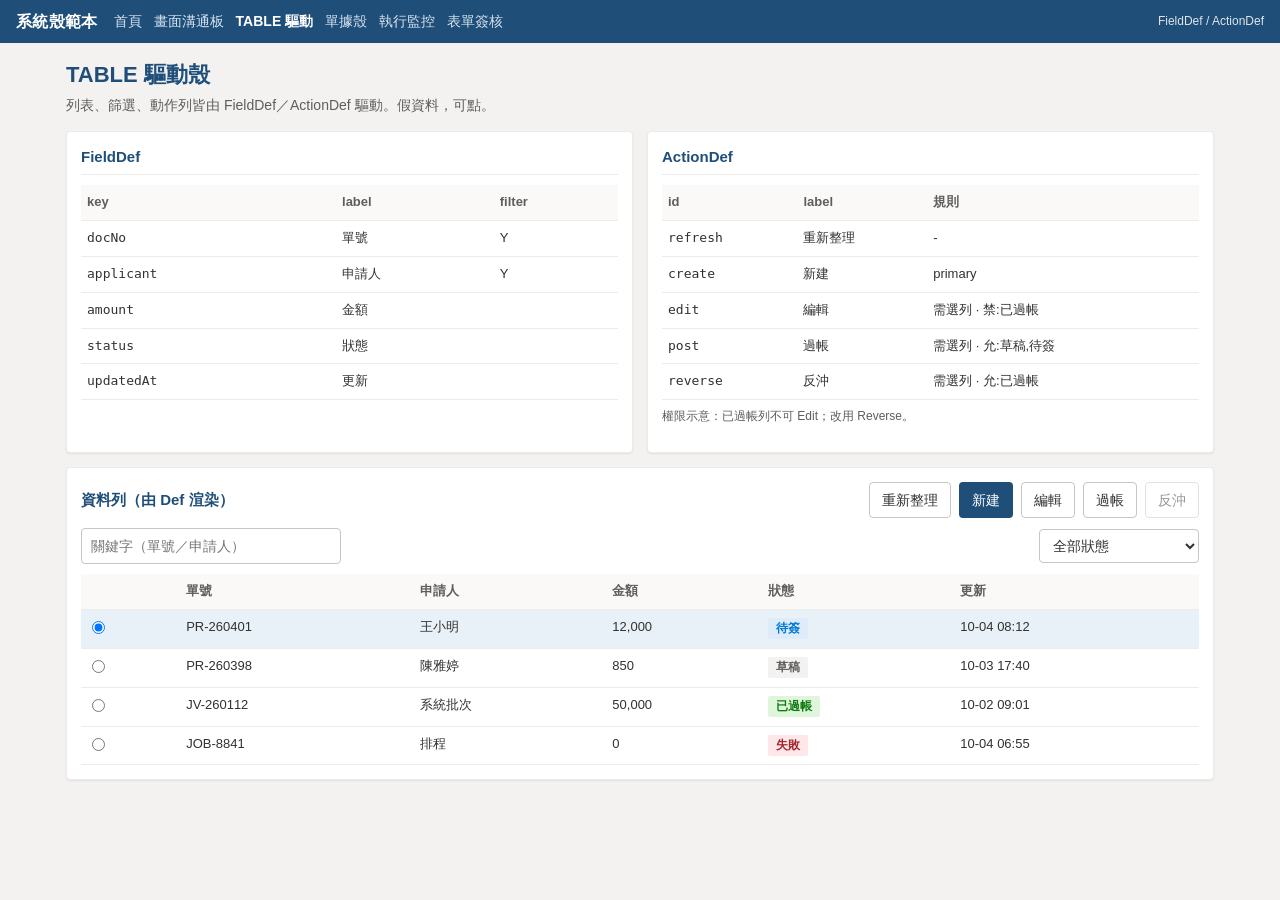
<file: iis/table-sys.html>
<!DOCTYPE html>
<html lang="zh-Hant">
<head>
  <meta charset="UTF-8" />
  <meta name="viewport" content="width=device-width, initial-scale=1" />
  <title>TABLE 驅動｜table-sys</title>
  <link rel="stylesheet" href="site.css" />
</head>
<body>
  <header class="app-bar">
    <div class="brand">系統殼範本</div>
    <nav>
      <a href="index.html">首頁</a>
      <a href="ui-brief.html">畫面溝通板</a>
      <a class="active" href="table-sys.html">TABLE 驅動</a>
      <a href="doc.html">單據殼</a>
      <a href="exec.html">執行監控</a>
      <a href="form.html">表單簽核</a>
    </nav>
    <div class="tag">FieldDef / ActionDef</div>
  </header>

  <main class="wrap">
    <h1 class="page-title">TABLE 驅動殼</h1>
    <p class="page-sub">列表、篩選、動作列皆由 FieldDef／ActionDef 驅動。假資料，可點。</p>

    <div class="grid-2">
      <div class="panel">
        <h2>FieldDef</h2>
        <table class="data" id="fieldDef"></table>
      </div>
      <div class="panel">
        <h2>ActionDef</h2>
        <table class="data" id="actionDef"></table>
        <p class="note">權限示意：已過帳列不可 Edit；改用 Reverse。</p>
      </div>
    </div>

    <div class="panel">
      <div class="toolbar">
        <h2 style="margin:0;border:0;padding:0">資料列（由 Def 渲染）</h2>
        <div class="btn-row" id="actionBar"></div>
      </div>
      <div class="toolbar">
        <input id="q" type="search" placeholder="關鍵字（單號／申請人）" style="max-width:260px" />
        <select id="statusFilter" style="max-width:160px">
          <option value="">全部狀態</option>
          <option>草稿</option>
          <option>待簽</option>
          <option>已過帳</option>
          <option>失敗</option>
        </select>
      </div>
      <table class="data" id="grid"></table>
    </div>
  </main>

  <div class="toast" id="toast"></div>

  <script>
    const FieldDef = [
      { key: "docNo", label: "單號", filter: true },
      { key: "applicant", label: "申請人", filter: true },
      { key: "amount", label: "金額", align: "right" },
      { key: "status", label: "狀態", badge: true },
      { key: "updatedAt", label: "更新" }
    ];

    const ActionDef = [
      { id: "refresh", label: "重新整理", primary: false },
      { id: "create", label: "新建", primary: true },
      { id: "edit", label: "編輯", needSelect: true, denyStatus: ["已過帳"] },
      { id: "post", label: "過帳", needSelect: true, allowStatus: ["草稿", "待簽"] },
      { id: "reverse", label: "反沖", needSelect: true, allowStatus: ["已過帳"] }
    ];

    let rows = [
      { id: 1, docNo: "PR-260401", applicant: "王小明", amount: 12000, status: "待簽", updatedAt: "10-04 08:12" },
      { id: 2, docNo: "PR-260398", applicant: "陳雅婷", amount: 850, status: "草稿", updatedAt: "10-03 17:40" },
      { id: 3, docNo: "JV-260112", applicant: "系統批次", amount: 50000, status: "已過帳", updatedAt: "10-02 09:01" },
      { id: 4, docNo: "JOB-8841", applicant: "排程", amount: 0, status: "失敗", updatedAt: "10-04 06:55" }
    ];
    let selectedId = 1;

    const $ = (id) => document.getElementById(id);
    function toast(msg) {
      const el = $("toast");
      el.textContent = msg;
      el.classList.add("show");
      clearTimeout(toast._t);
      toast._t = setTimeout(() => el.classList.remove("show"), 1500);
    }

    function statusClass(s) {
      if (s === "已過帳") return "ok";
      if (s === "待簽") return "info";
      if (s === "失敗") return "err";
      return "muted";
    }

    function renderDefs() {
      $("fieldDef").innerHTML = `<tr><th>key</th><th>label</th><th>filter</th></tr>` +
        FieldDef.map((f) => `<tr><td><code>${f.key}</code></td><td>${f.label}</td><td>${f.filter ? "Y" : ""}</td></tr>`).join("");
      $("actionDef").innerHTML = `<tr><th>id</th><th>label</th><th>規則</th></tr>` +
        ActionDef.map((a) => {
          const rule = [
            a.primary ? "primary" : "",
            a.needSelect ? "需選列" : "",
            a.denyStatus ? `禁:${a.denyStatus.join(",")}` : "",
            a.allowStatus ? `允:${a.allowStatus.join(",")}` : ""
          ].filter(Boolean).join(" · ");
          return `<tr><td><code>${a.id}</code></td><td>${a.label}</td><td>${rule || "-"}</td></tr>`;
        }).join("");
    }

    function filteredRows() {
      const q = $("q").value.trim();
      const st = $("statusFilter").value;
      return rows.filter((r) => {
        if (st && r.status !== st) return false;
        if (!q) return true;
        return `${r.docNo}${r.applicant}`.includes(q);
      });
    }

    function canRun(action, row) {
      if (action.needSelect && !row) return false;
      if (!row) return true;
      if (action.denyStatus && action.denyStatus.includes(row.status)) return false;
      if (action.allowStatus && !action.allowStatus.includes(row.status)) return false;
      return true;
    }

    function renderActions() {
      const row = rows.find((r) => r.id === selectedId);
      $("actionBar").innerHTML = ActionDef.map((a) => {
        const ok = canRun(a, a.needSelect ? row : null);
        return `<button type="button" class="${a.primary ? "" : "secondary"}" data-act="${a.id}" ${ok ? "" : "disabled"}>${a.label}</button>`;
      }).join("");
    }

    function renderGrid() {
      const data = filteredRows();
      $("grid").innerHTML = `<tr><th></th>${FieldDef.map((f) => `<th>${f.label}</th>`).join("")}</tr>` +
        data.map((r) => `
          <tr data-id="${r.id}" style="${r.id === selectedId ? "background:#e8f1f8" : ""}">
            <td><input type="radio" name="sel" ${r.id === selectedId ? "checked" : ""} /></td>
            ${FieldDef.map((f) => {
              let v = r[f.key];
              if (f.key === "amount") v = Number(v).toLocaleString("zh-TW");
              if (f.badge) v = `<span class="status ${statusClass(r.status)}">${r.status}</span>`;
              return `<td>${v}</td>`;
            }).join("")}
          </tr>
        `).join("");
      renderActions();
    }

    $("grid").addEventListener("click", (e) => {
      const tr = e.target.closest("tr[data-id]");
      if (!tr) return;
      selectedId = Number(tr.dataset.id);
      renderGrid();
    });

    $("actionBar").addEventListener("click", (e) => {
      const btn = e.target.closest("[data-act]");
      if (!btn || btn.disabled) return;
      const act = ActionDef.find((a) => a.id === btn.dataset.act);
      const row = rows.find((r) => r.id === selectedId);
      if (act.id === "refresh") { renderGrid(); toast("已重新整理"); return; }
      if (act.id === "create") {
        const id = Math.max(...rows.map((r) => r.id)) + 1;
        rows.unshift({ id, docNo: `PR-26${1000 + id}`, applicant: "新申請", amount: 0, status: "草稿", updatedAt: "剛剛" });
        selectedId = id;
        renderGrid();
        toast("已新建草稿");
        return;
      }
      if (!row) return;
      if (act.id === "edit") { toast(`編輯 ${row.docNo}（示範）`); return; }
      if (act.id === "post") {
        row.status = "已過帳";
        row.updatedAt = "剛剛";
        renderGrid();
        toast(`${row.docNo} 已過帳（假）`);
        return;
      }
      if (act.id === "reverse") {
        const id = Math.max(...rows.map((r) => r.id)) + 1;
        rows.unshift({
          id,
          docNo: row.docNo + "-R",
          applicant: row.applicant,
          amount: -row.amount,
          status: "草稿",
          updatedAt: "剛剛"
        });
        selectedId = id;
        renderGrid();
        toast(`已建立反沖草稿 ${rows[0].docNo}`);
      }
    });

    $("q").addEventListener("input", renderGrid);
    $("statusFilter").addEventListener("change", renderGrid);

    renderDefs();
    renderGrid();
  </script>
</body>
</html>
</file>
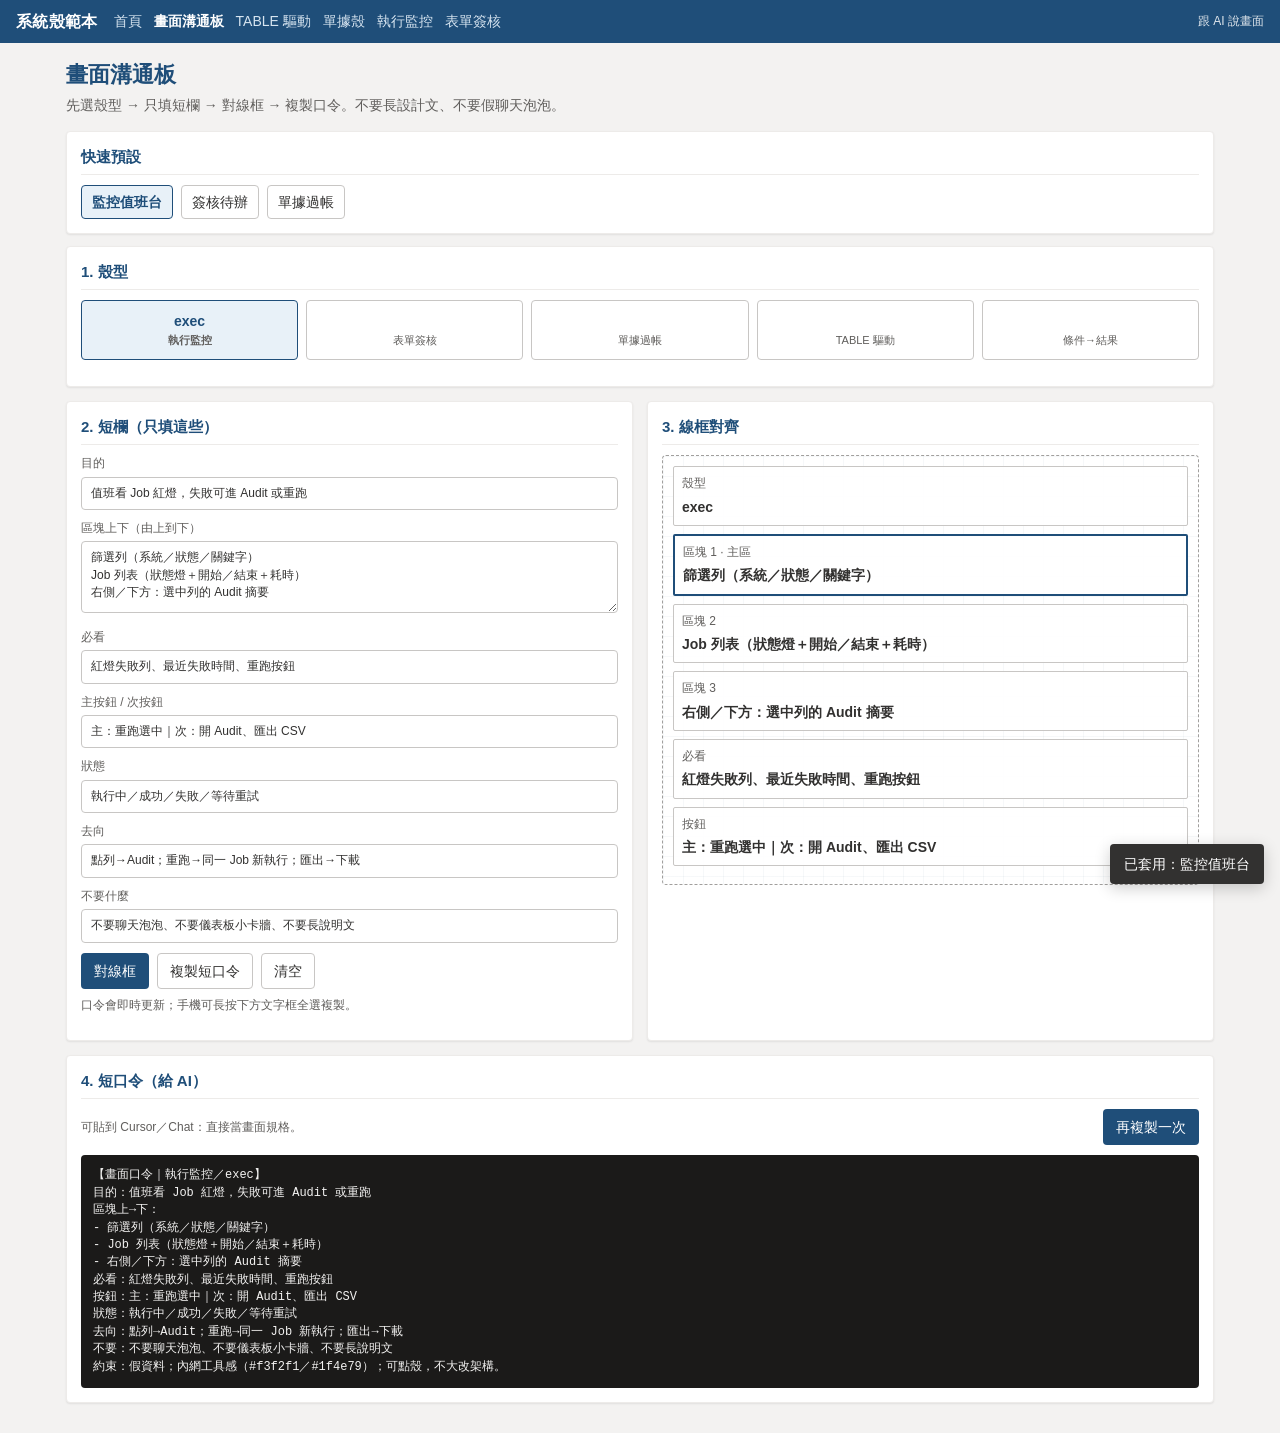
<file: iis/ui-brief.html>
<!DOCTYPE html>
<html lang="zh-Hant">
<head>
  <meta charset="UTF-8" />
  <meta name="viewport" content="width=device-width, initial-scale=1" />
  <title>畫面溝通板｜ui-brief</title>
  <link rel="stylesheet" href="site.css" />
  <style>
    .preset-bar { margin-bottom: 12px; }
    .two-col {
      display: grid;
      grid-template-columns: minmax(280px, 1fr) minmax(280px, 1fr);
      gap: 14px;
    }
    @media (max-width: 900px) {
      .two-col { grid-template-columns: 1fr; }
    }
    .type-grid {
      display: grid;
      grid-template-columns: repeat(5, minmax(0, 1fr));
      gap: 8px;
      margin-bottom: 12px;
    }
    @media (max-width: 700px) {
      .type-grid { grid-template-columns: repeat(2, 1fr); }
    }
    .type-btn {
      border: 1px solid #c8c6c4;
      background: #fff;
      padding: 10px 8px;
      border-radius: 4px;
      cursor: pointer;
      font: inherit;
      text-align: center;
    }
    .type-btn small { display: block; color: var(--muted); margin-top: 2px; font-size: 11px; }
    .type-btn.active {
      border-color: var(--primary);
      background: #e8f1f8;
      color: var(--primary);
      font-weight: 700;
    }
  </style>
</head>
<body>
  <header class="app-bar">
    <div class="brand">系統殼範本</div>
    <nav>
      <a href="index.html">首頁</a>
      <a class="active" href="ui-brief.html">畫面溝通板</a>
      <a href="table-sys.html">TABLE 驅動</a>
      <a href="doc.html">單據殼</a>
      <a href="exec.html">執行監控</a>
      <a href="form.html">表單簽核</a>
    </nav>
    <div class="tag">跟 AI 說畫面</div>
  </header>

  <main class="wrap">
    <h1 class="page-title">畫面溝通板</h1>
    <p class="page-sub">先選殼型 → 只填短欄 → 對線框 → 複製口令。不要長設計文、不要假聊天泡泡。</p>

    <div class="panel preset-bar">
      <h2>快速預設</h2>
      <div class="chip-row" id="presets"></div>
    </div>

    <div class="panel">
      <h2>1. 殼型</h2>
      <div class="type-grid" id="types"></div>
    </div>

    <div class="two-col">
      <div class="panel">
        <h2>2. 短欄（只填這些）</h2>
        <label class="field"><span>目的</span><input id="f-goal" type="text" /></label>
        <label class="field"><span>區塊上下（由上到下）</span><textarea id="f-blocks"></textarea></label>
        <label class="field"><span>必看</span><input id="f-must" type="text" /></label>
        <label class="field"><span>主按鈕 / 次按鈕</span><input id="f-btns" type="text" placeholder="主：重跑｜次：詳情、匯出" /></label>
        <label class="field"><span>狀態</span><input id="f-status" type="text" placeholder="執行中／成功／失敗／等待" /></label>
        <label class="field"><span>去向</span><input id="f-goto" type="text" placeholder="點列 → Job 詳情；失敗 → Audit" /></label>
        <label class="field"><span>不要什麼</span><input id="f-no" type="text" /></label>
        <div class="btn-row">
          <button type="button" id="btn-sync">對線框</button>
          <button type="button" class="secondary" id="btn-copy">複製短口令</button>
          <button type="button" class="secondary" id="btn-clear">清空</button>
        </div>
        <p class="note" id="copy-hint">口令會即時更新；手機可長按下方文字框全選複製。</p>
      </div>

      <div class="panel">
        <h2>3. 線框對齊</h2>
        <div class="wire" id="wire"></div>
      </div>
    </div>

    <div class="panel">
      <h2>4. 短口令（給 AI）</h2>
      <div class="toolbar">
        <span class="note" style="margin:0">可貼到 Cursor／Chat：直接當畫面規格。</span>
        <button type="button" id="btn-copy2">再複製一次</button>
      </div>
      <pre class="prompt-box" id="prompt" tabindex="0"></pre>
    </div>
  </main>

  <div class="toast" id="toast">已複製</div>

  <script>
    const TYPES = [
      { id: "exec", label: "exec", tip: "執行監控" },
      { id: "form", label: "form", tip: "表單簽核" },
      { id: "doc", label: "doc", tip: "單據過帳" },
      { id: "table", label: "table", tip: "TABLE 驅動" },
      { id: "report", label: "report", tip: "條件→結果" }
    ];

    const PRESETS = {
      watchdesk: {
        name: "監控值班台",
        type: "exec",
        goal: "值班看 Job 紅燈，失敗可進 Audit 或重跑",
        blocks: "篩選列（系統／狀態／關鍵字）\nJob 列表（狀態燈＋開始／結束＋耗時）\n右側／下方：選中列的 Audit 摘要",
        must: "紅燈失敗列、最近失敗時間、重跑按鈕",
        btns: "主：重跑選中｜次：開 Audit、匯出 CSV",
        status: "執行中／成功／失敗／等待重試",
        goto: "點列→Audit；重跑→同一 Job 新執行；匯出→下載",
        no: "不要聊天泡泡、不要儀表板小卡牆、不要長說明文"
      },
      approve: {
        name: "簽核待辦",
        type: "form",
        goal: "審核人一次處理待簽，通過或退回",
        blocks: "待簽列表\n表單摘要（申請人／金額／事由）\n簽核意見＋主次按鈕",
        must: "目前狀態、申請人、金額、意見欄",
        btns: "主：通過｜次：退回、轉簽",
        status: "草稿／待簽／已通過／已退回",
        goto: "通過→下一筆或列表；退回→申請人",
        no: "不要華麗卡片、不要首屏塞統計"
      },
      posting: {
        name: "單據過帳",
        type: "doc",
        goal: "核對表頭明細後過帳，寫入 Ledger",
        blocks: "表頭\n明細表\n過帳結果／Ledger 預覽",
        must: "單號、狀態、合計、過帳／反沖",
        btns: "主：過帳｜次：存草稿、反沖",
        status: "草稿／已過帳／已反沖",
        goto: "過帳成功→唯讀；改數→反沖新單",
        no: "不要直接改已過帳列"
      }
    };

    const state = {
      type: "exec",
      goal: "",
      blocks: "",
      must: "",
      btns: "",
      status: "",
      goto: "",
      no: ""
    };

    const $ = (id) => document.getElementById(id);

    function toast(msg) {
      const el = $("toast");
      el.textContent = msg;
      el.classList.add("show");
      clearTimeout(toast._t);
      toast._t = setTimeout(() => el.classList.remove("show"), 1600);
    }

    function readFields() {
      state.goal = $("f-goal").value.trim();
      state.blocks = $("f-blocks").value.trim();
      state.must = $("f-must").value.trim();
      state.btns = $("f-btns").value.trim();
      state.status = $("f-status").value.trim();
      state.goto = $("f-goto").value.trim();
      state.no = $("f-no").value.trim();
    }

    function writeFields() {
      $("f-goal").value = state.goal;
      $("f-blocks").value = state.blocks;
      $("f-must").value = state.must;
      $("f-btns").value = state.btns;
      $("f-status").value = state.status;
      $("f-goto").value = state.goto;
      $("f-no").value = state.no;
    }

    function buildPrompt() {
      readFields();
      const typeMeta = TYPES.find((t) => t.id === state.type);
      const lines = [
        `【畫面口令｜${typeMeta ? typeMeta.tip : state.type}／${state.type}】`,
        `目的：${state.goal || "（未填）"}`,
        `區塊上→下：`,
        ...(state.blocks ? state.blocks.split(/\n+/).map((b) => `- ${b}`) : ["- （未填）"]),
        `必看：${state.must || "（未填）"}`,
        `按鈕：${state.btns || "（未填）"}`,
        `狀態：${state.status || "（未填）"}`,
        `去向：${state.goto || "（未填）"}`,
        `不要：${state.no || "（未填）"}`,
        `約束：假資料；內網工具感（#f3f2f1／#1f4e79）；可點殼，不大改架構。`
      ];
      return lines.join("\n");
    }

    function renderPrompt() {
      $("prompt").textContent = buildPrompt();
    }

    function renderTypes() {
      $("types").innerHTML = TYPES.map((t) => `
        <button type="button" class="type-btn ${state.type === t.id ? "active" : ""}" data-type="${t.id}">
          ${t.label}<small>${t.tip}</small>
        </button>
      `).join("");
    }

    function renderPresets() {
      $("presets").innerHTML = Object.entries(PRESETS).map(([id, p]) => `
        <button type="button" class="chip ${id === "watchdesk" ? "active" : ""}" data-preset="${id}">${p.name}</button>
      `).join("");
    }

    function renderWire() {
      readFields();
      const blocks = state.blocks
        ? state.blocks.split(/\n+/).map((s) => s.trim()).filter(Boolean)
        : ["（先填區塊上下）"];
      const must = state.must || "必看項目";
      $("wire").innerHTML = [
        `<div class="block"><div class="t">殼型</div><div class="b">${state.type}</div></div>`,
        ...blocks.map((b, i) => `
          <div class="block ${i === 0 ? "primary-block" : ""}">
            <div class="t">區塊 ${i + 1}${i === 0 ? " · 主區" : ""}</div>
            <div class="b">${escapeHtml(b)}</div>
          </div>
        `),
        `<div class="block"><div class="t">必看</div><div class="b">${escapeHtml(must)}</div></div>`,
        `<div class="block"><div class="t">按鈕</div><div class="b">${escapeHtml(state.btns || "主／次")}</div></div>`
      ].join("");
    }

    function escapeHtml(s) {
      return String(s)
        .replace(/&/g, "&amp;")
        .replace(/</g, "&lt;")
        .replace(/>/g, "&gt;");
    }

    function applyPreset(id) {
      const p = PRESETS[id];
      if (!p) return;
      state.type = p.type;
      state.goal = p.goal;
      state.blocks = p.blocks;
      state.must = p.must;
      state.btns = p.btns;
      state.status = p.status;
      state.goto = p.goto;
      state.no = p.no;
      writeFields();
      document.querySelectorAll("#presets .chip").forEach((el) => {
        el.classList.toggle("active", el.dataset.preset === id);
      });
      renderTypes();
      renderWire();
      renderPrompt();
      toast(`已套用：${p.name}`);
    }

    async function copyPrompt() {
      const text = buildPrompt();
      $("prompt").textContent = text;
      try {
        if (navigator.clipboard && window.isSecureContext) {
          await navigator.clipboard.writeText(text);
        } else {
          const ta = document.createElement("textarea");
          ta.value = text;
          document.body.appendChild(ta);
          ta.select();
          document.execCommand("copy");
          ta.remove();
        }
        toast("短口令已複製");
      } catch (e) {
        $("prompt").focus();
        const sel = window.getSelection();
        const range = document.createRange();
        range.selectNodeContents($("prompt"));
        sel.removeAllRanges();
        sel.addRange(range);
        toast("請手動複製已選取文字");
      }
    }

    function clearAll() {
      state.goal = state.blocks = state.must = state.btns = state.status = state.goto = state.no = "";
      writeFields();
      document.querySelectorAll("#presets .chip").forEach((el) => el.classList.remove("active"));
      renderWire();
      renderPrompt();
    }

    $("types").addEventListener("click", (e) => {
      const btn = e.target.closest("[data-type]");
      if (!btn) return;
      state.type = btn.dataset.type;
      renderTypes();
      renderWire();
      renderPrompt();
    });

    $("presets").addEventListener("click", (e) => {
      const btn = e.target.closest("[data-preset]");
      if (!btn) return;
      applyPreset(btn.dataset.preset);
    });

    ["f-goal","f-blocks","f-must","f-btns","f-status","f-goto","f-no"].forEach((id) => {
      $(id).addEventListener("input", () => {
        renderWire();
        renderPrompt();
      });
    });

    $("btn-sync").addEventListener("click", () => {
      renderWire();
      renderPrompt();
      toast("已對齊線框");
    });
    $("btn-copy").addEventListener("click", copyPrompt);
    $("btn-copy2").addEventListener("click", copyPrompt);
    $("btn-clear").addEventListener("click", clearAll);

    renderPresets();
    renderTypes();
    applyPreset("watchdesk");
  </script>
</body>
</html>
</file>
<file: iis/site.css>
:root {
  --bg: #f3f2f1;
  --surface: #ffffff;
  --ink: #323130;
  --muted: #605e5c;
  --line: #edebe9;
  --primary: #1f4e79;
  --primary-hover: #163a5a;
  --accent: #c75000;
  --ok: #107c10;
  --warn: #ca5010;
  --err: #a4262c;
  --info: #0078d4;
  --shadow: 0 1px 2px rgba(0, 0, 0, 0.08);
  --radius: 4px;
  --font: "Segoe UI", "Microsoft JhengHei", "PingFang TC", "Noto Sans TC", sans-serif;
}

* { box-sizing: border-box; }

html, body {
  margin: 0;
  padding: 0;
  background: var(--bg);
  color: var(--ink);
  font-family: var(--font);
  font-size: 14px;
  line-height: 1.45;
}

a { color: var(--primary); text-decoration: none; }
a:hover { text-decoration: underline; }

.app-bar {
  background: var(--primary);
  color: #fff;
  padding: 10px 16px;
  display: flex;
  align-items: center;
  gap: 16px;
  flex-wrap: wrap;
}
.app-bar .brand {
  font-weight: 700;
  font-size: 16px;
  letter-spacing: 0.02em;
}
.app-bar nav { display: flex; gap: 12px; flex-wrap: wrap; }
.app-bar nav a { color: #d6e4f0; }
.app-bar nav a:hover,
.app-bar nav a.active { color: #fff; text-decoration: none; font-weight: 600; }
.app-bar .tag {
  margin-left: auto;
  font-size: 12px;
  opacity: 0.85;
}

.wrap { max-width: 1180px; margin: 0 auto; padding: 16px; }
.page-title { margin: 0 0 4px; font-size: 22px; color: var(--primary); }
.page-sub { margin: 0 0 16px; color: var(--muted); }

.panel {
  background: var(--surface);
  border: 1px solid var(--line);
  border-radius: var(--radius);
  box-shadow: var(--shadow);
  padding: 14px;
  margin-bottom: 14px;
}
.panel h2 {
  margin: 0 0 10px;
  font-size: 15px;
  color: var(--primary);
  border-bottom: 1px solid var(--line);
  padding-bottom: 6px;
}

.grid-2 { display: grid; grid-template-columns: 1fr 1fr; gap: 14px; }
.grid-3 { display: grid; grid-template-columns: 1fr 1fr 1fr; gap: 14px; }
@media (max-width: 860px) {
  .grid-2, .grid-3 { grid-template-columns: 1fr; }
}

label.field {
  display: block;
  margin-bottom: 10px;
  font-size: 12px;
  color: var(--muted);
}
label.field > span { display: block; margin-bottom: 4px; }
input[type="text"],
input[type="search"],
textarea,
select {
  width: 100%;
  border: 1px solid #c8c6c4;
  border-radius: var(--radius);
  padding: 7px 9px;
  font: inherit;
  color: var(--ink);
  background: #fff;
}
textarea { min-height: 72px; resize: vertical; }
input:focus, textarea:focus, select:focus {
  outline: 2px solid #c7d8ea;
  border-color: var(--primary);
}

.btn-row { display: flex; gap: 8px; flex-wrap: wrap; align-items: center; }
button, .btn {
  appearance: none;
  border: 1px solid transparent;
  border-radius: var(--radius);
  padding: 7px 12px;
  font: inherit;
  cursor: pointer;
  background: var(--primary);
  color: #fff;
}
button:hover, .btn:hover { background: var(--primary-hover); }
button.secondary, .btn.secondary {
  background: #fff;
  color: var(--ink);
  border-color: #c8c6c4;
}
button.secondary:hover, .btn.secondary:hover { background: #faf9f8; }
button.danger { background: var(--err); }
button:disabled { opacity: 0.5; cursor: not-allowed; }

.chip-row { display: flex; gap: 8px; flex-wrap: wrap; }
.chip {
  border: 1px solid #c8c6c4;
  background: #fff;
  border-radius: var(--radius);
  padding: 6px 10px;
  cursor: pointer;
  font: inherit;
  color: var(--ink);
}
.chip.active {
  border-color: var(--primary);
  background: #e8f1f8;
  color: var(--primary);
  font-weight: 600;
}

table.data {
  width: 100%;
  border-collapse: collapse;
  font-size: 13px;
}
table.data th, table.data td {
  border-bottom: 1px solid var(--line);
  padding: 8px 6px;
  text-align: left;
  vertical-align: top;
}
table.data th {
  background: #faf9f8;
  color: var(--muted);
  font-weight: 600;
  white-space: nowrap;
}
table.data tr:hover td { background: #f8f7f6; }

.status {
  display: inline-block;
  padding: 2px 8px;
  border-radius: 2px;
  font-size: 12px;
  font-weight: 600;
}
.status.ok { background: #dff6dd; color: var(--ok); }
.status.warn { background: #fff4ce; color: var(--warn); }
.status.err { background: #fde7e9; color: var(--err); }
.status.info { background: #deecf9; color: var(--info); }
.status.muted { background: #f3f2f1; color: var(--muted); }

.kv { display: grid; grid-template-columns: 120px 1fr; gap: 6px 10px; }
.kv dt { color: var(--muted); }
.kv dd { margin: 0; }

.wire {
  border: 1px dashed #a19f9d;
  background:
    linear-gradient(90deg, rgba(31,78,121,0.04) 1px, transparent 1px) 0 0 / 20px 20px,
    linear-gradient(rgba(31,78,121,0.04) 1px, transparent 1px) 0 0 / 20px 20px,
    #fff;
  min-height: 320px;
  padding: 10px;
  border-radius: var(--radius);
}
.wire .block {
  border: 1px solid #c8c6c4;
  background: rgba(255,255,255,0.92);
  margin-bottom: 8px;
  padding: 8px;
  border-radius: 2px;
}
.wire .block.primary-block { border-color: var(--primary); border-width: 2px; }
.wire .block .t { font-size: 12px; color: var(--muted); margin-bottom: 4px; }
.wire .block .b { font-weight: 600; }

.prompt-box {
  font-family: Consolas, "Courier New", monospace;
  font-size: 12px;
  white-space: pre-wrap;
  background: #1b1a19;
  color: #f3f2f1;
  padding: 12px;
  border-radius: var(--radius);
  min-height: 160px;
  margin: 0;
}

.note {
  font-size: 12px;
  color: var(--muted);
  margin-top: 8px;
}
.pill-link {
  display: block;
  padding: 12px;
  border: 1px solid var(--line);
  background: #fff;
  border-radius: var(--radius);
  color: inherit;
  text-decoration: none;
}
.pill-link:hover {
  border-color: var(--primary);
  text-decoration: none;
}
.pill-link strong { display: block; color: var(--primary); margin-bottom: 4px; }

.toolbar {
  display: flex;
  justify-content: space-between;
  gap: 10px;
  flex-wrap: wrap;
  margin-bottom: 10px;
  align-items: center;
}

.toast {
  position: fixed;
  right: 16px;
  bottom: 16px;
  background: #323130;
  color: #fff;
  padding: 10px 14px;
  border-radius: var(--radius);
  box-shadow: 0 4px 16px rgba(0,0,0,0.2);
  opacity: 0;
  transform: translateY(8px);
  transition: 0.2s ease;
  z-index: 40;
  pointer-events: none;
}
.toast.show { opacity: 1; transform: translateY(0); }
</file>
